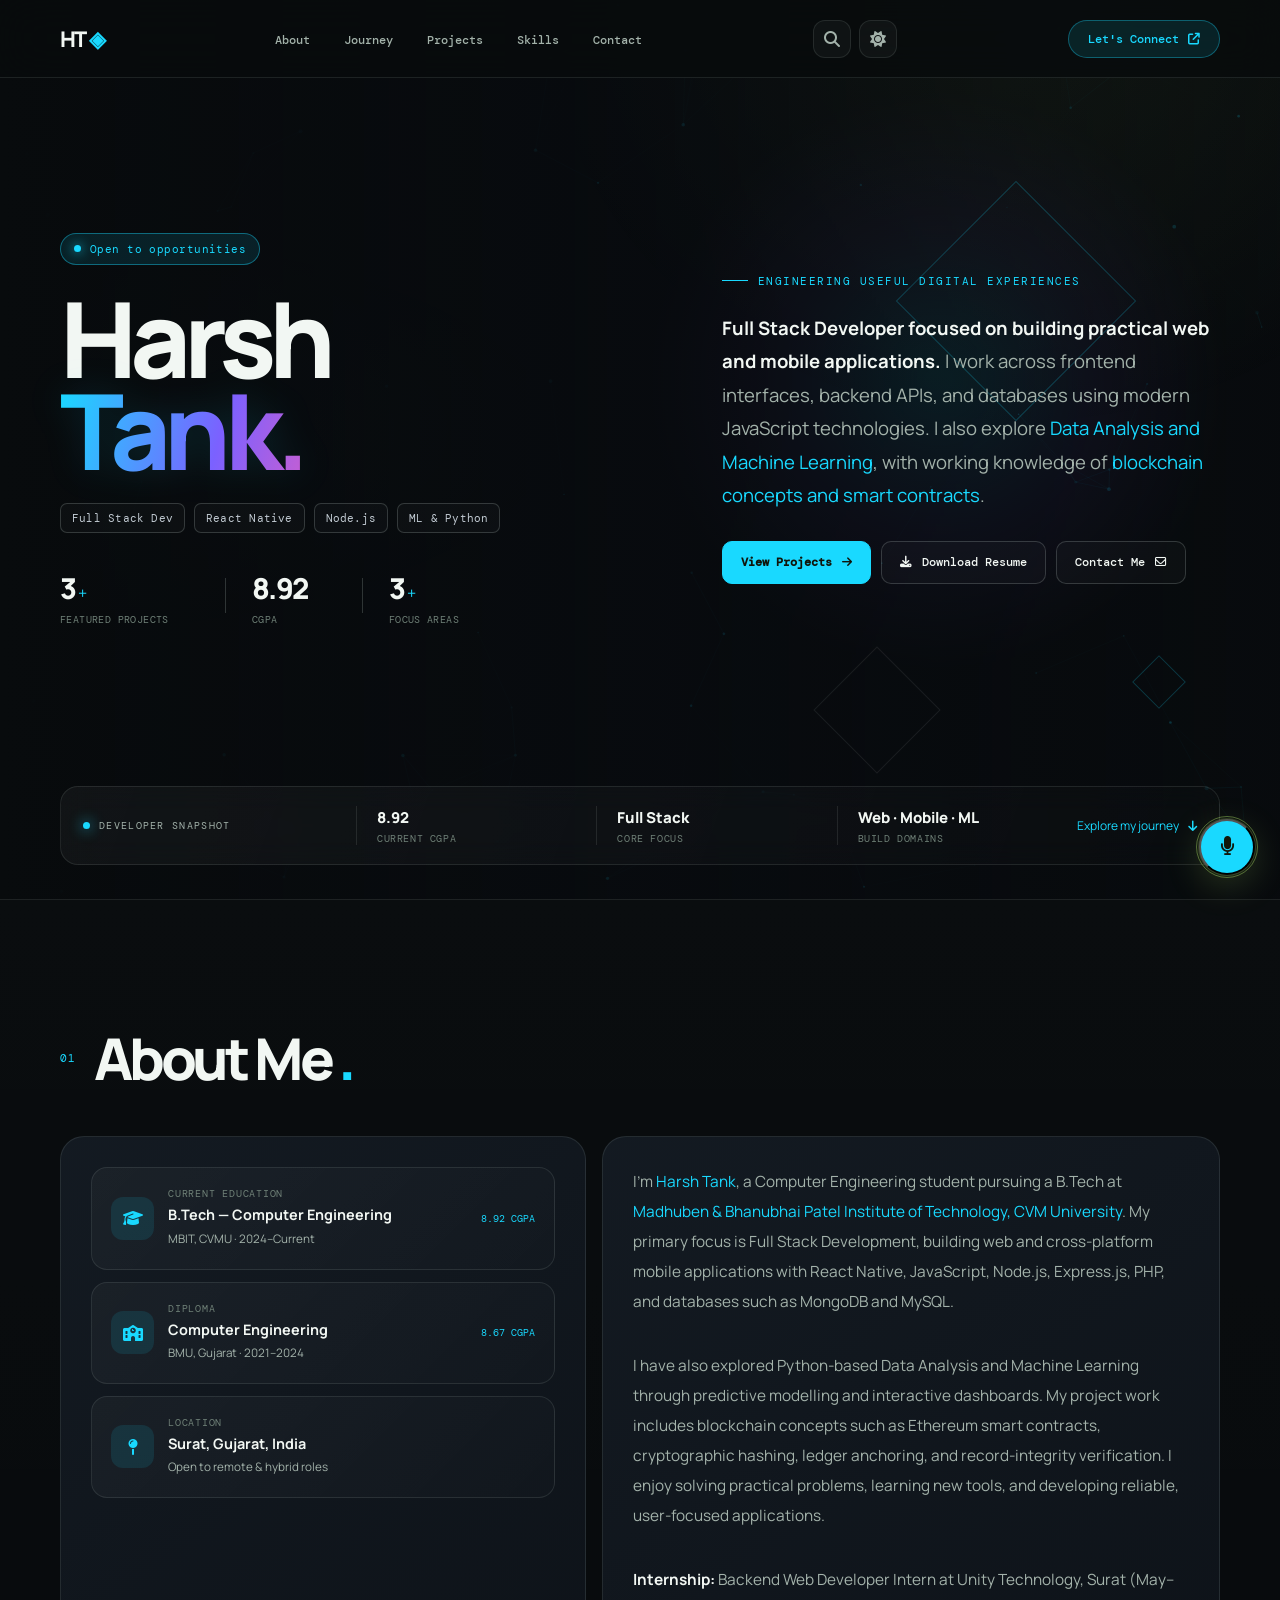
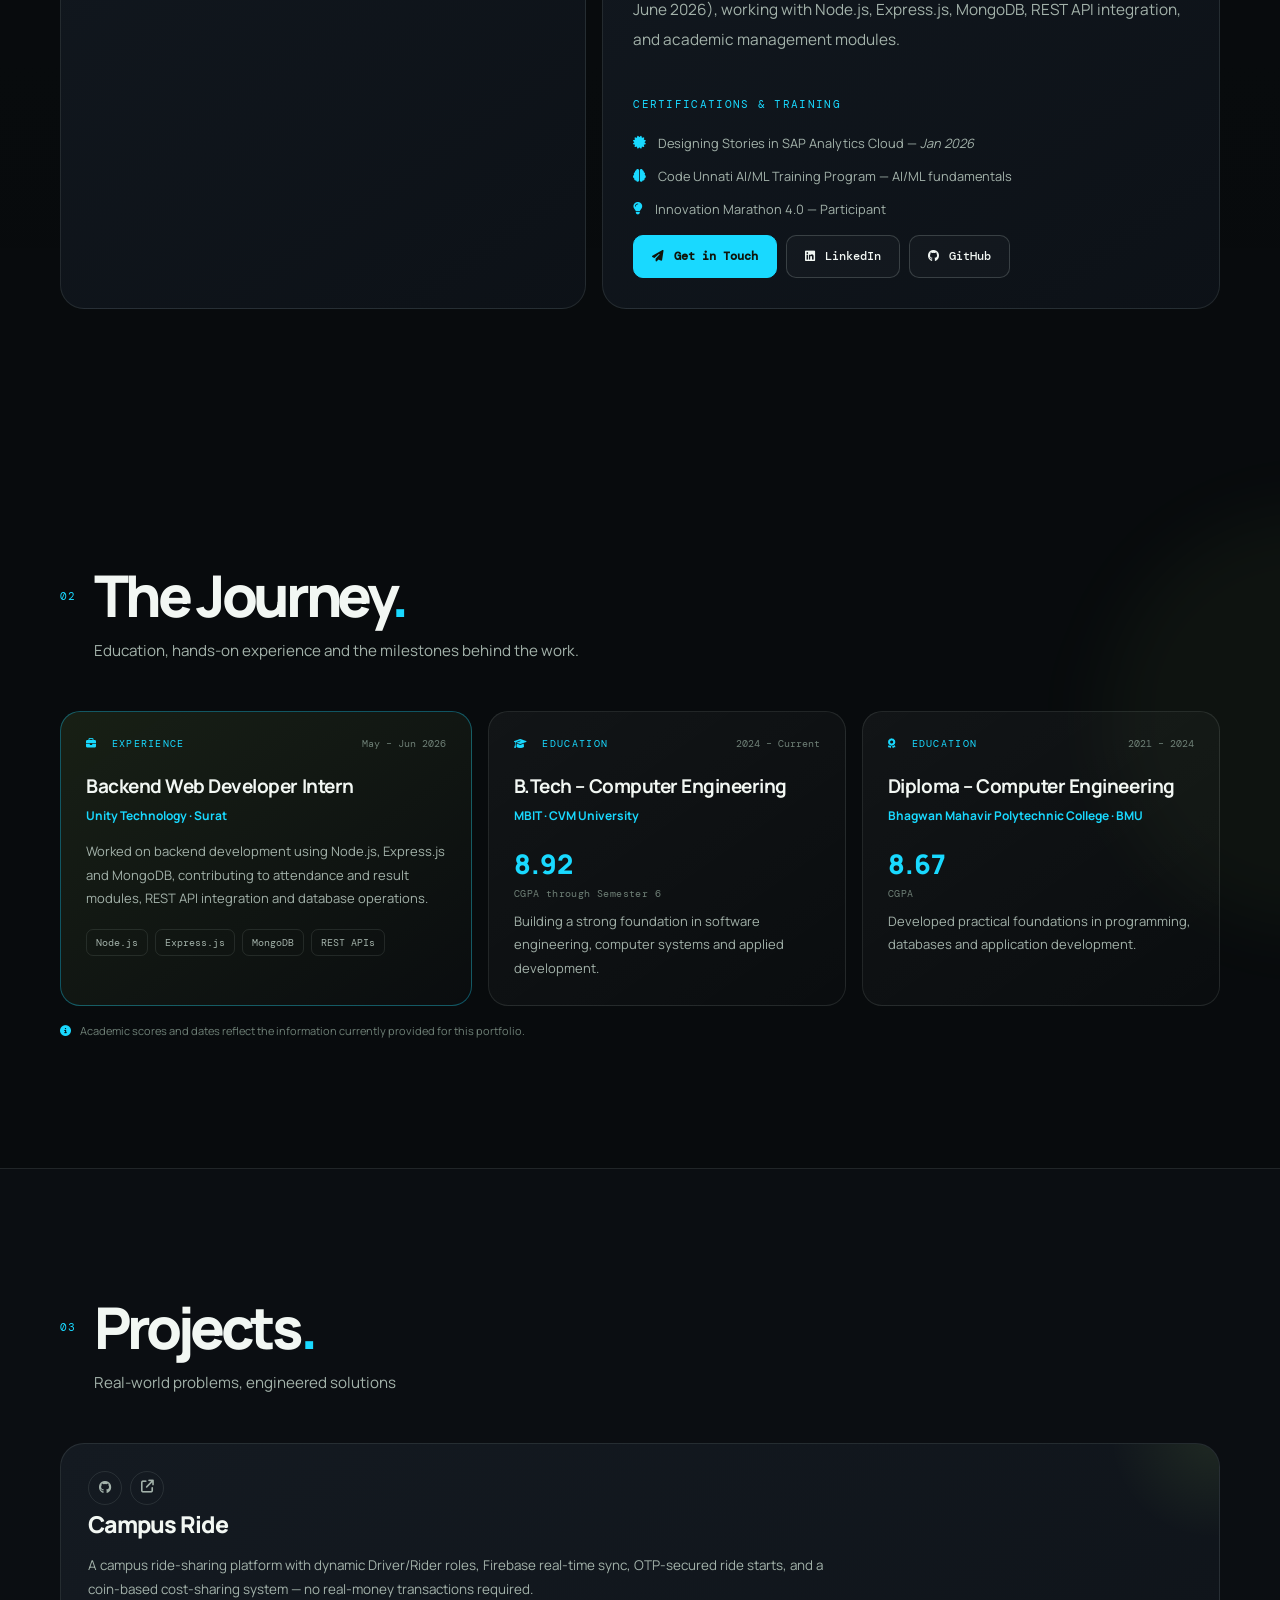
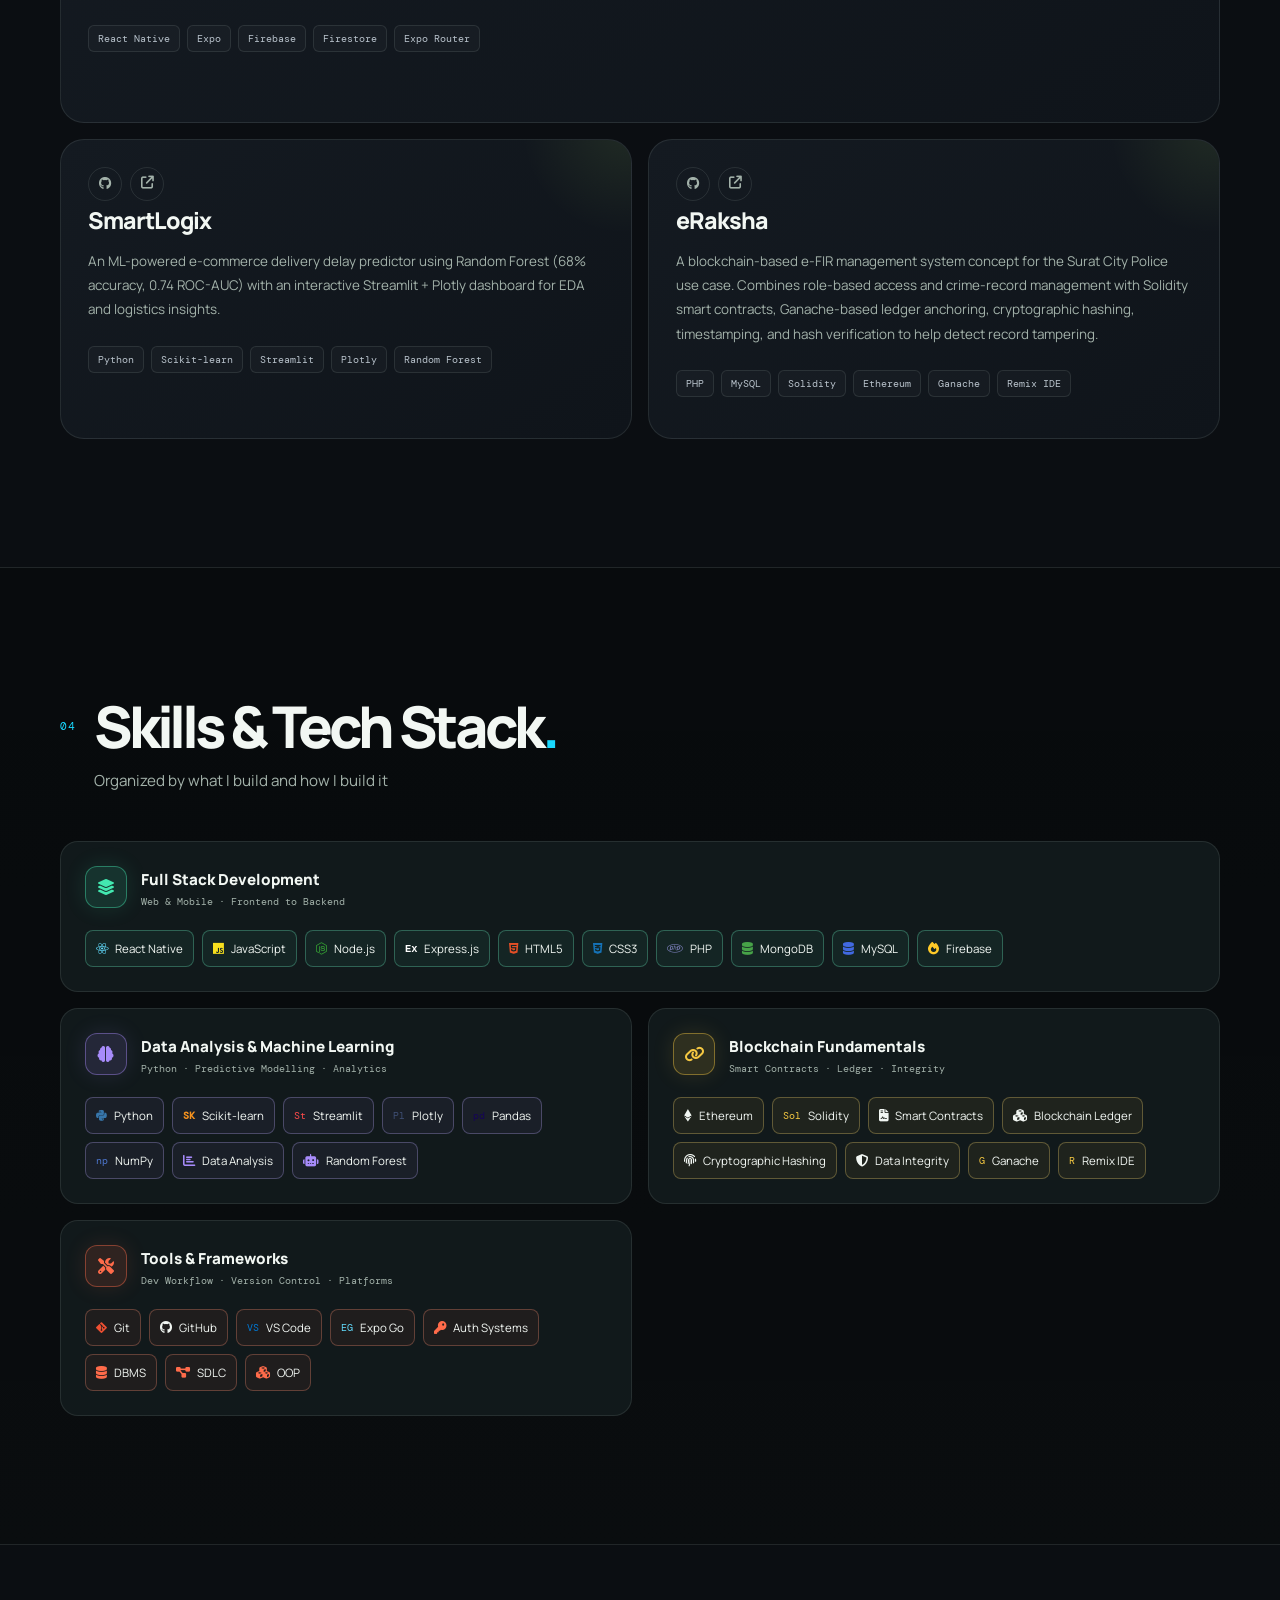
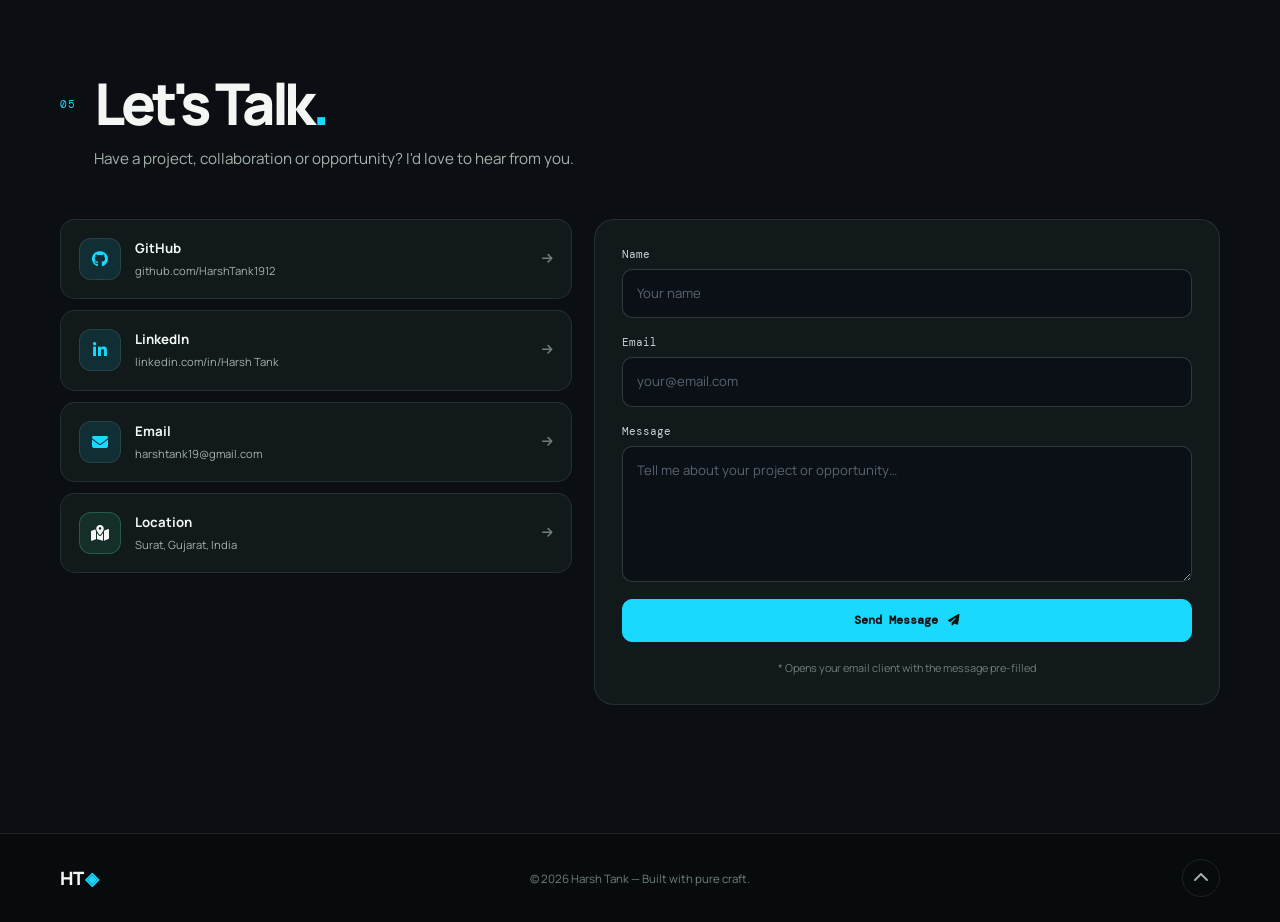
<file: index.html>
<!DOCTYPE html>
<html lang="en">

<head>
  <meta charset="UTF-8" />
  <meta name="viewport" content="width=device-width, initial-scale=1.0" />
  <meta name="description"
    content="Harsh Tank — Full Stack Developer | React Native, Node.js, Python, Data Analysis & Blockchain | B.Tech Computer Engineering" />
  <title>Harsh Tank | Full Stack Developer</title>

  <link rel="preconnect" href="https://fonts.googleapis.com" />
  <link rel="preconnect" href="https://fonts.gstatic.com" crossorigin />
  <link
    href="https://fonts.googleapis.com/css2?family=Bebas+Neue&family=Instrument+Serif:ital@0;1&family=DM+Mono:wght@400;500&family=DM+Sans:ital,opsz,wght@0,9..40,300;0,9..40,400;0,9..40,500;1,9..40,300&display=swap"
    rel="stylesheet" />
  <link rel="stylesheet" href="https://cdnjs.cloudflare.com/ajax/libs/font-awesome/6.5.1/css/all.min.css" />
  <link rel="stylesheet" href="style.css?v=8" />
  <link rel="icon"
    href="data:image/svg+xml,<svg xmlns='http://www.w3.org/2000/svg' viewBox='0 0 100 100'><text y='.9em' font-size='90'>◈</text></svg>" />
</head>

<body>

  <!-- Custom cursor elements (hidden) -->
  <div class="cursor-dot" id="cursorDot"></div>
  <div class="cursor-ring" id="cursorRing"></div>

  <!-- ═══════ NAVIGATION ═══════ -->
  <nav class="navbar" id="navbar">
    <div class="nav-inner">
      <a href="#home" class="nav-logo">HT<span class="logo-dot">◈</span></a>
      <ul class="nav-links" id="navLinks">
        <li><a href="#about" class="nav-link" data-section="about">About</a></li>
        <li><a href="#journey" class="nav-link" data-section="journey">Journey</a></li>
        <li><a href="#projects" class="nav-link" data-section="projects">Projects</a></li>
        <li><a href="#stack" class="nav-link" data-section="stack">Skills</a></li>
        <li><a href="#contact" class="nav-link" data-section="contact">Contact</a></li>
      </ul>

      <div class="nav-tools">
        <button class="nav-icon-btn" id="globalSearchOpen" type="button" aria-label="Search portfolio" title="Search (/)"><i class="fa-solid fa-magnifying-glass"></i></button>
        <button class="nav-icon-btn" id="themeToggle" type="button" aria-label="Toggle color theme" title="Toggle theme"><i class="fa-solid fa-sun"></i></button>
      </div>
      <a href="#contact" class="nav-cta">Let's Connect <i class="fa-solid fa-arrow-up-right-from-square"></i></a>
      <button class="hamburger" id="hamburger" aria-label="Toggle menu">
        <span></span><span></span><span></span>
      </button>
    </div>
  </nav>

  <!-- Mobile menu drawer -->
  <div class="mobile-menu" id="mobileMenu">
    <ul>
      <li><a href="#about" class="mobile-link">About</a></li>
      <li><a href="#journey" class="mobile-link">Journey</a></li>
      <li><a href="#projects" class="mobile-link">Projects</a></li>
      <li><a href="#stack" class="mobile-link">Skills</a></li>
      <li><a href="#contact" class="mobile-link">Contact</a></li>
    </ul>
  </div>

  <!-- ═══════════════════════════════════════════════
       HERO — Two Column Layout
  ═══════════════════════════════════════════════ -->
  <section id="home" class="hero">
    <div class="hero-bg">
      <canvas id="heroCanvas"></canvas>
      <div class="hero-gradient"></div>
    </div>
    <div class="geo geo-1"></div>
    <div class="geo geo-2"></div>
    <div class="geo geo-3"></div>

    <div class="hero-content">

      <!-- ── LEFT: Name + Role pills + Stats ── -->
      <div class="hero-left reveal-left" style="--delay:0.1s">

        <!-- Status badge -->
        <div class="status-badge" style="width:fit-content">
          <span class="status-dot"></span>
          Open to opportunities
        </div>

        <!-- Name with vibrant animated gradient on surname -->
        <h1 class="hero-name">
          <span class="name-static">Harsh</span>
          <span class="name-vibrant">Tank.</span>
        </h1>

        <!-- Role pills — vibrant multi-color -->
        <div class="hero-role-pills">
          <span class="role-pill" style="animation-delay:0.3s">Full Stack Dev</span>
          <span class="role-pill" style="animation-delay:0.45s">React Native</span>
          <span class="role-pill" style="animation-delay:0.6s">Node.js</span>
          <span class="role-pill" style="animation-delay:0.75s">ML &amp; Python</span>
        </div>

        <!-- Stats -->
        <div class="hero-stats">
          <div class="stat">
            <span class="stat-num" data-target="3">0</span><span class="stat-plus">+</span>
            <span class="stat-label">Featured Projects</span>
          </div>
          <div class="stat-divider"></div>
          <div class="stat">
            <span class="stat-num" style="font-size:1.8rem;">8.92</span>
            <span class="stat-label">CGPA</span>
          </div>
          <div class="stat-divider"></div>
          <div class="stat">
            <span class="stat-num" data-target="3">0</span><span class="stat-plus">+</span>
            <span class="stat-label">Focus Areas</span>
          </div>
        </div>
      </div>

      <!-- ── RIGHT: Tagline + Highlights + CTAs ── -->
      <div class="hero-right reveal-right" style="--delay:0.25s">

        <div class="hero-kicker"><span class="kicker-line"></span> ENGINEERING USEFUL DIGITAL EXPERIENCES </div>
        <p class="hero-tagline">
          <strong>Full Stack Developer focused on building practical web and mobile applications.</strong>
          I work across frontend interfaces, backend APIs, and databases using modern JavaScript technologies.
          I also explore <em>Data Analysis and Machine Learning</em>, with working knowledge of
          <em>blockchain concepts and smart contracts</em>.
        </p>

        <!--<div class="hero-highlights">
          <div class="hero-highlight-item">
            <i class="fa-solid fa-mobile-screen-button"></i>
            <span>Campus Ride — Real-time ride-sharing with OTP &amp; coin rewards</span>
          </div>
          <div class="hero-highlight-item">
            <i class="fa-solid fa-chart-line"></i>
            <span>SmartLogix — ML delivery predictor, 68% accuracy, 0.74 ROC-AUC</span>
          </div>
          <div class="hero-highlight-item">
            <i class="fa-solid fa-shield-halved"></i>
            <span>SecureCity — Role-based crime management system (PHP + MySQL)</span>
          </div>
        </div>
      -->
        <div class="hero-ctas">
          <a href="#projects" class="btn btn-primary">
            View Projects <i class="fa-solid fa-arrow-right"></i>
          </a>
          <a href="./resume.pdf" target="_blank" rel="noopener" class="btn btn-ghost">
            <i class="fa-solid fa-download"></i> Download Resume
          </a>
          <a href="mailto:harshtank19@gmail.com" class="btn btn-ghost">
            Contact Me <i class="fa-regular fa-envelope"></i>
          </a>
        </div>
      </div>
    </div>
    <div class="hero-signal container reveal-up" aria-label="Portfolio highlights">
      <div class="signal-label"><span class="signal-live"></span> DEVELOPER SNAPSHOT</div>
      <div class="signal-item"><span class="signal-value">8.92</span><span class="signal-caption">Current CGPA</span></div>
      <div class="signal-item"><span class="signal-value">Full Stack</span><span class="signal-caption">Core focus</span></div>
      <div class="signal-item"><span class="signal-value">Web · Mobile · ML</span><span class="signal-caption">Build domains</span></div>
      <a class="signal-link" href="#journey">Explore my journey <i class="fa-solid fa-arrow-down"></i></a>
    </div>
  </section>

  <!-- ═══════════════════════════════════════════════
       ABOUT SECTION
  ═══════════════════════════════════════════════ -->
  <section id="about" class="section about-section">
    <div class="container">
      <div class="section-header">
        <span class="section-num">01</span>
        <h2 class="section-title">About Me <span class="accent-dot">.</span></h2>
      </div>

      <div class="about-grid">

        <!-- Left: Photo + cards -->
        <div class="about-visual reveal-left">
          <div class="about-card-wrap">
            <!-- Info cards -->
            <div class="about-info-cards">
              <div class="info-card">
                <div class="info-card-icon"><i class="fa-solid fa-graduation-cap"></i></div>
                <div class="info-card-body">
                  <div class="info-card-label">Current Education</div>
                  <div class="info-card-title">B.Tech — Computer Engineering</div>
                  <div class="info-card-sub">MBIT, CVMU · 2024–Current
                  </div>
                </div>
                <span class="info-card-badge">8.92 CGPA</span>
              </div>
              <div class="info-card">
                <div class="info-card-icon"><i class="fa-solid fa-school"></i></div>
                <div class="info-card-body">
                  <div class="info-card-label">Diploma</div>
                  <div class="info-card-title">Computer Engineering</div>
                  <div class="info-card-sub">BMU, Gujarat · 2021–2024</div>
                </div>
                <span class="info-card-badge">8.67 CGPA</span>
              </div>
              <div class="info-card">
                <div class="info-card-icon"><i class="fa-solid fa-map-pin"></i></div>
                <div class="info-card-body">
                  <div class="info-card-label">Location</div>
                  <div class="info-card-title">Surat, Gujarat, India</div>
                  <div class="info-card-sub">Open to remote &amp; hybrid roles</div>
                </div>
              </div>
            </div>

          </div>
        </div>

        <!-- Right: Text -->
        <div class="about-text reveal-right">
          <p class="about-body">
            I'm <em style="color:var(--mint)">Harsh Tank</em>, a Computer Engineering student pursuing a B.Tech
            at <em style="color:#a78bfa">Madhuben &amp; Bhanubhai Patel Institute of Technology, CVM University</em>.
            My primary focus is Full Stack Development, building web and cross-platform mobile applications with
            React Native, JavaScript, Node.js, Express.js, PHP, and databases such as MongoDB and MySQL.
          </p>

          <p class="about-body">
            I have also explored Python-based Data Analysis and Machine Learning through predictive modelling and
            interactive dashboards. My project work includes blockchain concepts such as Ethereum smart contracts,
            cryptographic hashing, ledger anchoring, and record-integrity verification. I enjoy solving practical
            problems, learning new tools, and developing reliable, user-focused applications.
          </p>
          <p class="about-body">
            <strong>Internship:</strong> Backend Web Developer Intern at Unity Technology, Surat
            <span style="color:var(--text-secondary)">(May–June 2026)</span>, working with Node.js, Express.js,
            MongoDB, REST API integration, and academic management modules.
          </p>

          <!-- Certifications em style="color:#ff6b4a" color:#a78bfa  <em style="color:var(--mint)"-->

          <div style="margin-top:1.25rem">
            <span class="section-num" style="font-size:0.68rem;letter-spacing:0.12em">CERTIFICATIONS &amp;
              TRAINING</span>
            <div class="cert-list">
              <div class="cert-item">
                <i class="fa-solid fa-certificate"></i>
                <a href="https://badger.learning.sap.com/verify/ximuf-byfyb-nebyb-hetok-pigaf" target="_blank" rel="noopener noreferrer">
                  <span>Designing Stories
                    in SAP Analytics Cloud — <em style="color:var(--mint)">Jan 2026</em></span></a>
              </div>
              <div class="cert-item">
                <i class="fa-solid fa-brain"></i>
                <a href="https://drive.google.com/file/d/1luwwTlk4OHkAqPDyDczmGXvPCdC9UF5g/view?usp=drive_link" target="_blank" rel="noopener">
                  <span>Code Unnati AI/ML Training Program — AI/ML fundamentals</span>
                </a>
              </div>
              <div class="cert-item">
                <i class="fa-solid fa-lightbulb"></i>
                <a href="https://drive.google.com/file/d/1_Pz1su35SJBv8Qa9agM10M7_hB2PN5qQ/view?usp=drive_link" target="_blank" rel="noopener">
                  <span>Innovation Marathon 4.0 — Participant</span>
                </a>
              </div>
            </div>
          </div>

          <div class="about-actions">
            <a href="mailto:harshtank19@gmail.com" class="btn btn-primary btn-sm">
              <i class="fa-solid fa-paper-plane"></i> Get in Touch
            </a>
            <a href="https://www.linkedin.com/in/harsh-tank-663219354/" target="_blank" rel="noopener" class="btn btn-ghost btn-sm">
              <i class="fa-brands fa-linkedin"></i> LinkedIn
            </a>
            <a href="https://github.com/HarshTank1912" target="_blank" rel="noopener" class="btn btn-ghost btn-sm">
              <i class="fa-brands fa-github"></i> GitHub
            </a>
          </div>
        </div>
      </div>
    </div>
  </section>

  <!-- ═══════════════════════════════════════════════
       PROJECTS
  ═══════════════════════════════════════════════ -->
  
  <section id="journey" class="section journey-section">
    <div class="container">
      <div class="section-header">
        <span class="section-num">02</span>
        <h2 class="section-title">The Journey<span class="accent-dot">.</span></h2>
        <p class="section-subtitle">Education, hands-on experience and the milestones behind the work.</p>
      </div>
      <div class="journey-grid">
        <article class="journey-card journey-feature reveal-up">
          <div class="journey-card-top"><span class="journey-type"><i class="fa-solid fa-briefcase"></i> EXPERIENCE</span><span class="journey-period">May – Jun 2026</span></div>
          <h3>Backend Web Developer Intern</h3><p class="journey-org">Unity Technology · Surat</p>
          <p>Worked on backend development using Node.js, Express.js and MongoDB, contributing to attendance and result modules, REST API integration and database operations.</p>
          <div class="journey-tags"><span>Node.js</span><span>Express.js</span><span>MongoDB</span><span>REST APIs</span></div>
        </article>
        <article class="journey-card reveal-up">
          <div class="journey-card-top"><span class="journey-type"><i class="fa-solid fa-graduation-cap"></i> EDUCATION</span><span class="journey-period">2024 – Current</span></div>
          <h3>B.Tech – Computer Engineering</h3><p class="journey-org">MBIT · CVM University</p>
          <div class="journey-metric">8.92 <small>CGPA through Semester 6</small></div>
          <p>Building a strong foundation in software engineering, computer systems and applied development.</p>
        </article>
        <article class="journey-card reveal-up">
          <div class="journey-card-top"><span class="journey-type"><i class="fa-solid fa-award"></i> EDUCATION</span><span class="journey-period">2021 – 2024</span></div>
          <h3>Diploma – Computer Engineering</h3><p class="journey-org">Bhagwan Mahavir Polytechnic College · BMU</p>
          <div class="journey-metric">8.67 <small>CGPA</small></div>
          <p>Developed practical foundations in programming, databases and application development.</p>
        </article>
      </div>
      <div class="journey-note"><i class="fa-solid fa-circle-info"></i> Academic scores and dates reflect the information currently provided for this portfolio.</div>
    </div>
  </section>

  <section id="projects" class="section projects-section">
    <div class="container">
      <div class="section-header">
        <span class="section-num">03</span>
        <h2 class="section-title">Projects<span class="accent-dot">.</span></h2>
        <p class="section-subtitle">Real-world problems, engineered solutions</p>
      </div>

      <div class="projects-grid">

        <!-- Campus Ride -->
        <article class="project-card reveal-up" style="--card-color:#43e8b0">
          <div class="card-top-bar"></div>
          <div class="card-body">
            <div class="project-meta">
              
              <div class="project-links">
                <a href="https://github.com/HarshTank1912/Campus-ride" target="_blank" rel="noopener"
                  aria-label="GitHub" class="icon-link"><i class="fa-brands fa-github"></i></a>
                <a href="https://github.com/HarshTank1912/Campus-ride" target="_blank" rel="noopener"
                  aria-label="Live Demo" class="icon-link live-link"><i
                    class="fa-solid fa-arrow-up-right-from-square"></i></a>
              </div>
            </div>
            <h3 class="project-title">Campus Ride</h3>
            <p class="project-desc">A campus ride-sharing platform with dynamic Driver/Rider roles, Firebase real-time
              sync, OTP-secured ride starts, and a coin-based cost-sharing system — no real-money transactions required.
            </p>
            <div class="project-tags">
              <span class="tag">React Native</span>
              <span class="tag">Expo</span>
              <span class="tag">Firebase</span>
              <span class="tag">Firestore</span>
              <span class="tag">Expo Router</span>
            </div>
          </div>
          <div class="card-hover-glow"></div>
        </article>

        <!-- SmartLogix -->
        <article class="project-card reveal-up" style="--card-color:#a78bfa;--delay:0.1s">
          <div class="card-top-bar"></div>
          <div class="card-body">
            <div class="project-meta">
            
              <div class="project-links">
                <a href="https://github.com/HarshTank1912/ShipSense-E-Commerce-Delivery-Prediction" target="_blank"
                  rel="noopener" aria-label="GitHub" class="icon-link"><i class="fa-brands fa-github"></i></a>
                <a href="https://shipsense-e-commerce-delivery-prediction-harshtank1912.streamlit.app/" target="_blank"
                  rel="noopener" aria-label="Live Demo" class="icon-link live-link"><i
                    class="fa-solid fa-arrow-up-right-from-square"></i></a>
              </div>
            </div>
            <h3 class="project-title">SmartLogix</h3>
            <p class="project-desc">An ML-powered e-commerce delivery delay predictor using Random Forest (68% accuracy,
              0.74 ROC-AUC) with an interactive Streamlit + Plotly dashboard for EDA and logistics insights.</p>
            <div class="project-tags">
              <span class="tag">Python</span>
              <span class="tag">Scikit-learn</span>
              <span class="tag">Streamlit</span>
              <span class="tag">Plotly</span>
              <span class="tag">Random Forest</span>
            </div>
          </div>
          <div class="card-hover-glow"></div>
        </article>

        <!-- SecureCity -->
        <article class="project-card reveal-up" style="--card-color:#ff6b4a;--delay:0.2s">
          <div class="card-top-bar"></div>
          <div class="card-body">
            <div class="project-meta">
              
              <div class="project-links">
                <a href="https://github.com/HarshTank1912" target="_blank" rel="noopener" aria-label="GitHub"
                  class="icon-link"><i class="fa-brands fa-github"></i></a>
                <a href="https://github.com/HarshTank1912" target="_blank" rel="noopener" aria-label="GitHub Profile" class="icon-link live-link"><i
                    class="fa-solid fa-arrow-up-right-from-square"></i></a>
              </div>
            </div>
            <h3 class="project-title">eRaksha</h3>
            <p class="project-desc">A blockchain-based e-FIR management system concept for the Surat City Police use case.
              Combines role-based access and crime-record management with Solidity smart contracts, Ganache-based
              ledger anchoring, cryptographic hashing, timestamping, and hash verification to help detect record tampering.</p>
            <div class="project-tags">
              <span class="tag">PHP</span>
              <span class="tag">MySQL</span>
              <span class="tag">Solidity</span>
              <span class="tag">Ethereum</span>
              <span class="tag">Ganache</span>
              <span class="tag">Remix IDE</span>
            </div>
          </div>
          <div class="card-hover-glow"></div>
        </article>

      </div>
    </div>
  </section>

  <!-- ═══════════════════════════════════════════════
       TECH STACK — Grouped Category Cards
  ═══════════════════════════════════════════════ -->
  <section id="stack" class="section stack-section">
    <div class="container">
      <div class="section-header">
        <span class="section-num">04</span>
        <h2 class="section-title">Skills & Tech Stack<span class="accent-dot">.</span></h2>
        <p class="section-subtitle">Organized by what I build and how I build it</p>
      </div>

      <div class="stack-categories">

        <!-- Full Stack -->
        <div class="stack-category reveal-up" style="--cat-color:#43e8b0">
          <div class="stack-cat-header">
            <div class="stack-cat-icon" style="--cat-color:#43e8b0"><i class="fa-solid fa-layer-group"></i></div>
            <div>
              <div class="stack-cat-title">Full Stack Development</div>
              <div class="stack-cat-desc">Web &amp; Mobile · Frontend to Backend</div>
            </div>
          </div>
          <div class="stack-tech-grid" style="--cat-color:#43e8b0">
            <span class="tech-badge"><i class="fa-brands fa-react" style="color:#61DAFB"></i> React Native</span>
            <span class="tech-badge"><i class="fa-brands fa-js" style="color:#F7DF1E"></i> JavaScript</span>
            <span class="tech-badge"><i class="fa-brands fa-node-js" style="color:#339933"></i> Node.js</span>
            <span class="tech-badge"><span class="badge-icon"
                style="color:#fff;font-family:monospace;font-weight:700">Ex</span> Express.js</span>
            <span class="tech-badge"><i class="fa-brands fa-html5" style="color:#E34F26"></i> HTML5</span>
            <span class="tech-badge"><i class="fa-brands fa-css3-alt" style="color:#1572B6"></i> CSS3</span>
            <span class="tech-badge"><i class="fa-brands fa-php" style="color:#777BB4"></i> PHP</span>
            <span class="tech-badge"><i class="fa-solid fa-database" style="color:#47A248"></i> MongoDB</span>
            <span class="tech-badge"><i class="fa-solid fa-database" style="color:#4169E1"></i> MySQL</span>
            <span class="tech-badge"><i class="fa-solid fa-fire" style="color:#FFCA28"></i> Firebase</span>
          </div>
        </div>

        <!-- AI · ML -->
        <div class="stack-category reveal-up" style="--cat-color:#a78bfa;--delay:0.1s">
          <div class="stack-cat-header">
            <div class="stack-cat-icon" style="--cat-color:#a78bfa"><i class="fa-solid fa-brain"></i></div>
            <div>
              <div class="stack-cat-title">Data Analysis &amp; Machine Learning</div>
              <div class="stack-cat-desc">Python · Predictive Modelling · Analytics</div>
            </div>
          </div>
          <div class="stack-tech-grid" style="--cat-color:#a78bfa">
            <span class="tech-badge" style="--cat-color:#a78bfa"><i class="fa-brands fa-python"
                style="color:#3776AB"></i> Python</span>
            <span class="tech-badge" style="--cat-color:#a78bfa"><span class="badge-icon"
                style="color:#F7931E;font-weight:700">SK</span> Scikit-learn</span>
            <span class="tech-badge" style="--cat-color:#a78bfa"><span class="badge-icon"
                style="color:#FF4B4B">St</span> Streamlit</span>
            <span class="tech-badge" style="--cat-color:#a78bfa"><span class="badge-icon"
                style="color:#3F4F75">Pl</span> Plotly</span>
            <span class="tech-badge" style="--cat-color:#a78bfa"><span class="badge-icon"
                style="color:#150458">pd</span> Pandas</span>
            <span class="tech-badge" style="--cat-color:#a78bfa"><span class="badge-icon"
                style="color:#4D77CF">np</span> NumPy</span>
            <span class="tech-badge" style="--cat-color:#a78bfa"><i class="fa-solid fa-chart-bar"
                style="color:#a78bfa"></i> Data Analysis</span>
            <span class="tech-badge" style="--cat-color:#a78bfa"><i class="fa-solid fa-robot" style="color:#a78bfa"></i>
              Random Forest</span>
          </div>
        </div>

        <!-- Blockchain -->
        <div class="stack-category reveal-up" style="--cat-color:#f5c842;--delay:0.15s">
          <div class="stack-cat-header">
            <div class="stack-cat-icon" style="--cat-color:#f5c842"><i class="fa-solid fa-link"></i></div>
            <div>
              <div class="stack-cat-title">Blockchain Fundamentals</div>
              <div class="stack-cat-desc">Smart Contracts · Ledger · Integrity</div>
            </div>
          </div>
          <div class="stack-tech-grid" style="--cat-color:#f5c842">
            <span class="tech-badge" style="--cat-color:#f5c842"><i class="fa-brands fa-ethereum"></i> Ethereum</span>
            <span class="tech-badge" style="--cat-color:#f5c842"><span class="badge-icon">Sol</span> Solidity</span>
            <span class="tech-badge" style="--cat-color:#f5c842"><i class="fa-solid fa-file-contract"></i> Smart Contracts</span>
            <span class="tech-badge" style="--cat-color:#f5c842"><i class="fa-solid fa-cubes"></i> Blockchain Ledger</span>
            <span class="tech-badge" style="--cat-color:#f5c842"><i class="fa-solid fa-fingerprint"></i> Cryptographic Hashing</span>
            <span class="tech-badge" style="--cat-color:#f5c842"><i class="fa-solid fa-shield-halved"></i> Data Integrity</span>
            <span class="tech-badge" style="--cat-color:#f5c842"><span class="badge-icon">G</span> Ganache</span>
            <span class="tech-badge" style="--cat-color:#f5c842"><span class="badge-icon">R</span> Remix IDE</span>
          </div>
        </div>

        <!-- Tools & Frameworks -->
        <div class="stack-category reveal-up" style="--cat-color:#ff6b4a;--delay:0.2s">
          <div class="stack-cat-header">
            <div class="stack-cat-icon" style="--cat-color:#ff6b4a"><i class="fa-solid fa-screwdriver-wrench"></i></div>
            <div>
              <div class="stack-cat-title">Tools &amp; Frameworks</div>
              <div class="stack-cat-desc">Dev Workflow · Version Control · Platforms</div>
            </div>
          </div>
          <div class="stack-tech-grid" style="--cat-color:#ff6b4a">
            <span class="tech-badge" style="--cat-color:#ff6b4a"><i class="fa-brands fa-git-alt"
                style="color:#F05032"></i> Git</span>
            <span class="tech-badge" style="--cat-color:#ff6b4a"><i class="fa-brands fa-github"></i> GitHub</span>
            <span class="tech-badge" style="--cat-color:#ff6b4a"><span class="badge-icon"
                style="color:#0078D4">VS</span> VS Code</span>
            <span class="tech-badge" style="--cat-color:#ff6b4a"><span class="badge-icon"
                style="color:#61DAFB">EG</span> Expo Go</span>
            <span class="tech-badge" style="--cat-color:#ff6b4a"><i class="fa-solid fa-key" style="color:#ff6b4a"></i>
              Auth Systems</span>
            <span class="tech-badge" style="--cat-color:#ff6b4a"><i class="fa-solid fa-database"
                style="color:#ff6b4a"></i> DBMS</span>
            <span class="tech-badge" style="--cat-color:#ff6b4a"><i class="fa-solid fa-diagram-project"
                style="color:#ff6b4a"></i> SDLC</span>
            <span class="tech-badge" style="--cat-color:#ff6b4a"><i class="fa-solid fa-cubes" style="color:#ff6b4a"></i>
              OOP</span>
          </div>
        </div>

      </div>
    </div>
  </section>

  <!-- ═══════════════════════════════════════════════
       CONTACT
  ═══════════════════════════════════════════════ -->
  <section id="contact" class="section contact-section">
    <div class="container">
      <div class="section-header">
        <span class="section-num">05</span>
        <h2 class="section-title">Let's Talk<span class="accent-dot">.</span></h2>
        <p class="section-subtitle">Have a project, collaboration or opportunity? I'd love to hear from you.</p>
      </div>

      <div class="contact-grid">
        <div class="contact-info reveal-left">
          <a href="https://github.com/HarshTank1912" target="_blank" rel="noopener" class="contact-card">
            <div class="contact-card-icon"><i class="fa-brands fa-github"></i></div>
            <div class="contact-card-text">
              <strong>GitHub</strong>
              <span>github.com/HarshTank1912</span>
            </div>
            <i class="fa-solid fa-arrow-right contact-arrow"></i>
          </a>

          <a href="https://www.linkedin.com/in/harsh-tank-663219354/" target="_blank" rel="noopener"
            class="contact-card">
            <div class="contact-card-icon linkedin-icon"><i class="fa-brands fa-linkedin-in"></i></div>
            <div class="contact-card-text">
              <strong>LinkedIn</strong>
              <span>linkedin.com/in/Harsh Tank</span>
            </div>
            <i class="fa-solid fa-arrow-right contact-arrow"></i>
          </a>

          <a href="mailto:harshtank19@gmail.com" class="contact-card">
            <div class="contact-card-icon email-icon"><i class="fa-solid fa-envelope"></i></div>
            <div class="contact-card-text">
              <strong>Email</strong>
              <span>harshtank19@gmail.com</span>
            </div>
            <i class="fa-solid fa-arrow-right contact-arrow"></i>
          </a>

          <a href="https://maps.google.com/?q=Surat,Gujarat,India" target="_blank" rel="noopener" class="contact-card">
            <div class="contact-card-icon"
              style="background:rgba(67,232,176,0.1);border-color:rgba(67,232,176,0.25);color:var(--mint)">
              <i class="fa-solid fa-map-location-dot"></i>
            </div>
            <div class="contact-card-text">
              <strong>Location</strong>
              <span>Surat, Gujarat, India</span>
            </div>
            <i class="fa-solid fa-arrow-right contact-arrow"></i>
          </a>
        </div>

        <div class="contact-form-wrap reveal-right">
          <form class="contact-form" id="contactForm" novalidate>
            <div class="form-group">
              <label for="name">Name</label>
              <input type="text" id="name" name="name" placeholder="Your name" required />
            </div>
            <div class="form-group">
              <label for="email">Email</label>
              <input type="email" id="email" name="email" placeholder="your@email.com" required />
            </div>
            <div class="form-group">
              <label for="message">Message</label>
              <textarea id="message" name="message" rows="5" placeholder="Tell me about your project or opportunity…"
                required></textarea>
            </div>
            <button type="submit" class="btn btn-primary btn-full" id="submitBtn">
              <span class="btn-text">Send Message</span>
              <i class="fa-solid fa-paper-plane"></i>
            </button>
            <p class="form-note">* Opens your email client with the message pre-filled</p>
          </form>
        </div>
      </div>
    </div>
  </section>

  <!-- ═══════ FOOTER ═══════ -->
  <footer class="footer">
    <div class="footer-inner">
      <span class="footer-logo">HT<span>◈</span></span>
      <p class="footer-copy">© <span id="footerYear"></span> Harsh Tank — Built with pure craft.</p>
      <a href="#home" class="back-top" aria-label="Back to top">
        <i class="fa-solid fa-chevron-up"></i>
      </a>
    </div>
  </footer>

  <!-- ═══════════════════════════════════════════════
       AI CHATBOT WIDGET
  ═══════════════════════════════════════════════ -->

  <div class="portfolio-search-backdrop" id="portfolioSearch" aria-hidden="true">
    <div class="portfolio-search-dialog" role="dialog" aria-modal="true" aria-label="Search portfolio">
      <div class="portfolio-search-field"><i class="fa-solid fa-magnifying-glass"></i><input id="portfolioSearchInput" type="search" placeholder="Search projects, skills, education…" autocomplete="off"><kbd>ESC</kbd></div>
      <div class="portfolio-search-hint">QUICK NAVIGATION <span>Type to filter sections</span></div>
      <div class="portfolio-search-results" id="portfolioSearchResults">
        <a href="#about" data-search="about profile introduction"><span><i class="fa-regular fa-user"></i> About</span><kbd>01</kbd></a>
        <a href="#journey" data-search="journey education experience internship"><span><i class="fa-solid fa-graduation-cap"></i> Education & Experience</span><kbd>02</kbd></a>
        <a href="#projects" data-search="projects campus ride shipsense eraksha"><span><i class="fa-solid fa-code"></i> Projects</span><kbd>03</kbd></a>
        <a href="#stack" data-search="skills technologies stack python react node"><span><i class="fa-solid fa-layer-group"></i> Skills & Tech Stack</span><kbd>04</kbd></a>
        <a href="#contact" data-search="contact email linkedin github hire"><span><i class="fa-regular fa-paper-plane"></i> Contact</span><kbd>05</kbd></a>
      </div><div class="portfolio-search-footer">Tip: press <kbd>/</kbd> to open search</div>
    </div>
  </div>

  <!-- Floating bubble trigger -->
  <button class="chat-bubble" id="chatBubble" aria-label="Open Harsh's Jarvis">
    <span class="chat-bubble-pulse"></span>
    <i class="fa-solid fa-microphone chat-bubble-icon" id="chatBubbleIcon"></i>
  </button>

  <!-- Chat panel -->
  <div class="chat-panel" id="chatPanel" role="dialog" aria-label="Harsh's Jarvis portfolio assistant" aria-hidden="true">

    <!-- Header -->
    <div class="chat-header">
      <div class="chat-header-left">
        <div class="chat-avatar">
          <i class="fa-solid fa-microphone-lines" aria-hidden="true"></i>
          <span class="chat-avatar-dot"></span>
        </div>
        <div class="chat-header-info">
          <strong>Harsh's Jarvis</strong>
          <span><span class="assistant-status-dot"></span> Portfolio intelligence · Online</span>
        </div>
      </div>
      <button class="chat-close" id="chatClose" aria-label="Close chat">
        <i class="fa-solid fa-xmark"></i>
      </button>
    </div>

    <!-- Messages container -->
    <div class="chat-messages" id="chatMessages">
      <!-- Welcome message injected by JS -->
    </div>

    <!-- Quick suggestion chips -->
    <div class="chat-suggestions" id="chatSuggestions">
      <button class="chat-chip" data-query="What projects has Harsh built?">🚀 Projects</button>
      <button class="chat-chip" data-query="What are Harsh's skills?">⚡ Skills</button>
      <button class="chat-chip" data-query="Tell me about Harsh's education">🎓 Education</button>
      <button class="chat-chip" data-query="How can I contact Harsh?">📬 Contact</button>
      <button class="chat-chip" data-query="Give me a recruiter summary of Harsh">✦ Recruiter view</button>
      <button class="chat-chip" data-query="Explain the eRaksha project in detail">🛡️ Deep dive</button>
    </div>

    <!-- Input bar -->
    <div class="chat-input-bar">
      <button class="chat-voice-btn" id="chatMic" type="button" aria-label="Start voice input" title="Voice input"><i class="fa-solid fa-microphone"></i></button>
      <input type="text" id="chatInput" class="chat-input" placeholder="Ask me anything…" autocomplete="off"
        maxlength="500" />
      <button class="chat-voice-btn" id="chatSpeak" type="button" aria-label="Toggle spoken replies" title="Toggle spoken replies" aria-pressed="false"><i class="fa-solid fa-volume-high"></i></button>
      <button class="chat-send" id="chatSend" aria-label="Send message">
        <i class="fa-solid fa-paper-plane"></i>
      </button>
    </div>
  </div>

  <!-- Backdrop (mobile) -->
  <div class="chat-overlay" id="chatOverlay"></div>
<script src="script.js"></script>
</body>

</html>
</file>
<file: style.css>
/* HARSH TANK — VERSION 2 / DARK MINIMAL PRO */
@import url('https://fonts.googleapis.com/css2?family=DM+Mono:wght@400;500&family=DM+Sans:wght@400;500;600;700&family=Manrope:wght@400;500;600;700;800&display=swap');
:root{
 --bg:#090b0e;--bg-soft:#0e1116;--panel:#11161d;--panel-2:#151c24;
 --line:rgba(226,232,240,.10);--line-strong:rgba(226,232,240,.17);
 --text:#f2f5f7;--muted:#9aa6b2;--subtle:#65717e;
 --accent:#b8f36b;--accent-soft:rgba(184,243,107,.11);--accent-line:rgba(184,243,107,.28);
 --blue:#8ab4f8;--radius:22px;--max:1160px;
 --sans:'Manrope','DM Sans',sans-serif;--mono:'DM Mono',monospace;
 --shadow:0 24px 70px rgba(0,0,0,.28);
}
*{box-sizing:border-box;margin:0;padding:0}
html{scroll-behavior:smooth;scroll-padding-top:90px}
body{background:var(--bg);color:var(--text);font-family:var(--sans);line-height:1.65;overflow-x:hidden;-webkit-font-smoothing:antialiased}
body:before{content:"";position:fixed;inset:0;pointer-events:none;z-index:-1;background:radial-gradient(ellipse at 80% 0%,rgba(184,243,107,.055),transparent 34%),radial-gradient(ellipse at 0% 45%,rgba(138,180,248,.035),transparent 30%)}
::selection{background:var(--accent);color:#10150b}
::-webkit-scrollbar{width:7px}::-webkit-scrollbar-track{background:var(--bg)}::-webkit-scrollbar-thumb{background:#3b4b31;border-radius:9px}
a{color:inherit;text-decoration:none}button,input,textarea{font:inherit}button{cursor:pointer}img{max-width:100%;display:block}
.container{width:min(var(--max),calc(100% - 48px));margin-inline:auto}
.navbar{position:fixed;z-index:1000;top:0;left:0;width:100%;height:78px;border-bottom:1px solid transparent;transition:.25s;background:rgba(9,11,14,.72);backdrop-filter:blur(18px)}
.navbar.scrolled{border-color:var(--line);background:rgba(9,11,14,.92)}
.nav-inner{width:min(var(--max),calc(100% - 48px));height:100%;margin:auto;display:flex;align-items:center;justify-content:space-between}
.nav-logo,.footer-logo{font-size:1.35rem;font-weight:800;letter-spacing:-.08em}.logo-dot,.footer-logo span{color:var(--accent);margin-left:3px}
.nav-links{display:flex;align-items:center;gap:34px;list-style:none}.nav-link{font:500 .78rem var(--mono);color:var(--muted);transition:.2s}.nav-link:hover,.nav-link.active{color:var(--accent)}
.nav-cta{border:1px solid var(--accent-line);background:var(--accent-soft);color:var(--accent);border-radius:999px;padding:10px 19px;font:500 .75rem var(--mono);transition:.2s}.nav-cta:hover{background:var(--accent);color:#10150b}
.hamburger{display:none;width:42px;height:42px;border:1px solid var(--line);border-radius:12px;align-items:center;justify-content:center;flex-direction:column;gap:5px}.hamburger span{width:17px;height:1.5px;background:var(--text);transition:.2s}
.mobile-menu{display:none}
.hero{min-height:790px;min-height:min(900px,100svh);position:relative;display:flex;align-items:center;padding:130px 0 85px;overflow:hidden;border-bottom:1px solid var(--line)}
.hero-bg{position:absolute;inset:0;pointer-events:none}.hero-bg:after{content:"";position:absolute;inset:0;background:linear-gradient(90deg,var(--bg) 0%,rgba(9,11,14,.82) 52%,rgba(9,11,14,.45) 100%)}#heroCanvas{width:100%;height:100%;opacity:.22}.hero-gradient{position:absolute;width:580px;height:580px;border-radius:50%;right:4%;top:10%;background:radial-gradient(circle,rgba(184,243,107,.10),transparent 68%);filter:blur(10px)}
.geo{position:absolute;border:1px solid var(--line);transform:rotate(45deg);pointer-events:none}.geo-1{width:170px;height:170px;right:14%;top:24%;border-color:rgba(184,243,107,.13)}.geo-2{width:90px;height:90px;right:28%;bottom:16%;border-color:rgba(226,232,240,.08)}.geo-3{width:38px;height:38px;right:8%;bottom:22%;border-color:rgba(184,243,107,.22)}
.hero-content{position:relative;z-index:1;width:min(var(--max),calc(100% - 48px));margin:auto;display:grid;grid-template-columns:1.1fr .9fr;gap:clamp(42px,8vw,110px);align-items:center}
.hero-left,.hero-right{display:flex;flex-direction:column;align-items:flex-start;gap:25px}
.status-badge{display:inline-flex;align-items:center;gap:9px;border:1px solid var(--accent-line);background:var(--accent-soft);padding:8px 13px;border-radius:999px;color:var(--accent);font: .68rem var(--mono);letter-spacing:.04em}
.status-dot{width:7px;height:7px;border-radius:50%;background:var(--accent);box-shadow:0 0 0 5px rgba(184,243,107,.1)}
.hero-name{font-size:clamp(4.7rem,9.4vw,8.4rem);font-weight:800;letter-spacing:-.095em;line-height:.88}
.name-static,.name-vibrant{display:block}.name-static{color:var(--text)}.name-vibrant{color:var(--accent)}
.hero-role-pills{display:flex;flex-wrap:wrap;gap:9px}.role-pill{border:1px solid var(--line-strong);border-radius:7px;padding:7px 11px;color:#c2cbd3;background:rgba(255,255,255,.025);font: .67rem var(--mono);letter-spacing:.02em}
.hero-stats{display:flex;align-items:center;gap:26px;margin-top:5px}.stat{display:flex;flex-wrap:wrap;align-items:baseline;column-gap:3px}.stat-num{font-size:1.8rem;font-weight:800;letter-spacing:-.06em;color:var(--text)}.stat-plus{font-size:1rem;color:var(--accent)}.stat-label{display:block;width:100%;font: .62rem var(--mono);letter-spacing:.04em;color:var(--subtle);text-transform:uppercase}.stat-divider{height:35px;width:1px;background:var(--line-strong)}
.hero-right{gap:24px;max-width:480px}.hero-kicker{display:flex;align-items:center;gap:10px;color:var(--accent);font: .67rem var(--mono);letter-spacing:.14em}.kicker-line{width:26px;height:1px;background:var(--accent)}
.hero-tagline{font-size:clamp(1.05rem,1.65vw,1.28rem);line-height:1.9;color:var(--muted);font-weight:400}.hero-tagline strong{color:var(--text);font-weight:700}.hero-tagline em{font-style:normal;color:var(--accent)}
.hero-highlights{display:grid;gap:11px}.hero-highlight-item{display:flex;align-items:center;gap:11px;color:var(--muted);font-size:.82rem}.hero-highlight-item i{color:var(--accent)}
.hero-ctas{display:flex;flex-wrap:wrap;gap:10px;margin-top:5px}
.btn{display:inline-flex;align-items:center;justify-content:center;gap:10px;border-radius:10px;padding:13px 18px;font:500 .72rem var(--mono);transition:transform .2s,background .2s,border-color .2s}.btn:hover{transform:translateY(-3px)}
.btn-primary{background:var(--accent);color:#10150b;border:1px solid var(--accent);font-weight:600}.btn-primary:hover{background:#d0ff91;box-shadow:0 10px 30px rgba(184,243,107,.14)}
.btn-ghost{border:1px solid var(--line-strong);color:var(--text);background:rgba(255,255,255,.025)}.btn-ghost:hover{border-color:var(--accent-line);color:var(--accent)}
.section{padding:clamp(82px,10vw,130px) 0;position:relative}.section-header{margin-bottom:48px;display:grid;grid-template-columns:auto 1fr;column-gap:18px;align-items:center}.section-num{font: .68rem var(--mono);color:var(--accent);letter-spacing:.1em}.section-title{font-size:clamp(2.2rem,4.5vw,3.7rem);letter-spacing:-.075em;line-height:1.05;font-weight:800}.accent-dot{color:var(--accent)}.section-subtitle{grid-column:2;color:var(--muted);font-size:.95rem;margin-top:12px;max-width:620px}
.about-section{background:linear-gradient(180deg,rgba(255,255,255,.012),transparent)}
.about-grid{display:grid;grid-template-columns:.9fr 1.1fr;gap:clamp(32px,7vw,90px);align-items:start}
.about-info-cards{display:grid;gap:12px}.info-card{display:flex;align-items:center;gap:14px;padding:19px;border:1px solid var(--line);border-radius:16px;background:linear-gradient(135deg,rgba(255,255,255,.035),rgba(255,255,255,.012));transition:.25s}.info-card:hover{border-color:var(--accent-line);transform:translateX(4px)}.info-card-icon{width:43px;height:43px;flex:0 0 43px;display:grid;place-items:center;border-radius:12px;background:var(--accent-soft);color:var(--accent)}.info-card-body{min-width:0;flex:1}.info-card-label{font: .61rem var(--mono);color:var(--subtle);text-transform:uppercase;letter-spacing:.08em}.info-card-title{font-size:.9rem;font-weight:700;margin:3px 0}.info-card-sub{font-size:.73rem;color:var(--muted)}.info-card-badge{font: .62rem var(--mono);color:var(--accent);white-space:nowrap}
.about-text{padding:4px 0}.about-body{color:var(--muted);font-size:.96rem;line-height:1.95;margin-bottom:19px}.about-body em{font-style:normal;color:var(--accent)!important}.about-body strong{color:var(--text)}
.cert-list{display:grid;gap:12px;margin-top:18px}.cert-item{display:flex;gap:12px;align-items:flex-start;color:var(--muted);font-size:.8rem}.cert-item i{color:var(--accent);margin-top:4px}.cert-item a:hover{color:var(--accent)}
.projects-section{background:#0b0e12;border-block:1px solid var(--line)}
.projects-grid{display:grid;grid-template-columns:repeat(2,minmax(0,1fr));gap:16px}
.project-card{position:relative;overflow:hidden;display:flex;flex-direction:column;min-height:320px;padding:27px;border:1px solid var(--line);border-radius:var(--radius);background:linear-gradient(145deg,#141a21,#0f141a);transition:transform .25s,border-color .25s,box-shadow .25s}
.project-card:hover{transform:translateY(-6px);border-color:var(--accent-line);box-shadow:var(--shadow)}.project-card:before{content:"";position:absolute;width:210px;height:210px;right:-100px;top:-115px;border-radius:50%;background:radial-gradient(circle,rgba(184,243,107,.09),transparent 70%);pointer-events:none}
.project-card:first-child{grid-column:span 2;min-height:280px}
.project-top{display:flex;align-items:center;justify-content:space-between;margin-bottom:26px}.project-index{font: .67rem var(--mono);color:var(--accent)}.project-links{display:flex;gap:8px}.project-links a{width:34px;height:34px;border:1px solid var(--line);border-radius:50%;display:grid;place-items:center;color:var(--muted);font-size:.8rem;transition:.2s}.project-links a:hover{color:var(--accent);border-color:var(--accent-line)}
.project-title{font-size:1.45rem;letter-spacing:-.045em;font-weight:800;margin-bottom:10px}.project-desc{font-size:.84rem;line-height:1.8;color:var(--muted);max-width:760px}.project-tags{display:flex;flex-wrap:wrap;gap:7px;margin-top:auto;padding-top:24px}.project-tags span{font: .61rem var(--mono);color:#b9c3cc;border:1px solid var(--line);background:rgba(255,255,255,.025);padding:6px 9px;border-radius:6px}
.stack-section{background:linear-gradient(180deg,transparent,rgba(255,255,255,.012))}
.stack-grid{display:grid;grid-template-columns:repeat(2,minmax(0,1fr));gap:15px}
.stack-category{padding:24px;border:1px solid var(--line);border-radius:18px;background:var(--panel);transition:.25s}.stack-category:hover{border-color:var(--line-strong);transform:translateY(-3px)}
.stack-cat-header{display:flex;align-items:center;gap:14px;margin-bottom:22px}.stack-cat-icon{width:42px;height:42px;display:grid;place-items:center;border:1px solid var(--accent-line);border-radius:12px;background:var(--accent-soft);color:var(--accent)}.stack-cat-title{font-weight:800;font-size:.95rem}.stack-cat-desc{font: .62rem var(--mono);color:var(--subtle);margin-top:3px}
.stack-tech-grid{display:flex;flex-wrap:wrap;gap:8px}.tech-badge{display:inline-flex;align-items:center;gap:7px;padding:8px 10px;border:1px solid var(--line);border-radius:8px;background:rgba(255,255,255,.025);font-size:.72rem;color:#c5ced6;transition:.2s}.tech-badge:hover{border-color:var(--accent-line);color:var(--accent);transform:translateY(-2px)}.tech-badge i{font-size:.78rem}.badge-icon{font: .65rem var(--mono);color:var(--accent)}
.contact-section{background:#0b0e12;border-top:1px solid var(--line)}.contact-grid{display:grid;grid-template-columns:.9fr 1.1fr;gap:22px}
.contact-info{display:grid;gap:11px;align-content:start}.contact-card{display:flex;align-items:center;gap:14px;padding:18px;border:1px solid var(--line);border-radius:15px;background:var(--panel);transition:.22s}.contact-card:hover{border-color:var(--accent-line);transform:translateX(4px)}.contact-card-icon{width:42px;height:42px;border:1px solid var(--line);border-radius:12px;display:grid;place-items:center;color:var(--accent);background:var(--accent-soft)}.contact-card-text{display:grid;gap:2px;flex:1;min-width:0}.contact-card-text strong{font-size:.83rem}.contact-card-text span{font-size:.7rem;color:var(--muted);overflow-wrap:anywhere}.contact-arrow{color:var(--subtle);font-size:.75rem}
.contact-form-wrap{padding:27px;border:1px solid var(--line);border-radius:20px;background:var(--panel)}.contact-form{display:grid;gap:17px}.form-group{display:grid;gap:8px}.form-group label{font: .67rem var(--mono);color:#c7d0d8}.form-group input,.form-group textarea{width:100%;border:1px solid var(--line-strong);border-radius:10px;background:#0b1016;color:var(--text);padding:13px 14px;outline:none;font-size:.82rem;resize:vertical;transition:.2s}.form-group input:focus,.form-group textarea:focus{border-color:var(--accent);box-shadow:0 0 0 3px rgba(184,243,107,.08)}.form-group input::placeholder,.form-group textarea::placeholder{color:#596572}.btn-full{width:100%}.form-note{font-size:.68rem;color:var(--subtle);text-align:center}
.footer{border-top:1px solid var(--line);padding:25px 0}.footer-inner{width:min(var(--max),calc(100% - 48px));margin:auto;display:flex;align-items:center;justify-content:space-between;gap:20px}.footer-logo{font-size:1.15rem}.footer-copy{color:var(--subtle);font-size:.72rem}.back-top{width:38px;height:38px;border:1px solid var(--line);border-radius:50%;display:grid;place-items:center;color:var(--muted);transition:.2s}.back-top:hover{color:var(--accent);border-color:var(--accent-line)}
/* Assistant widget */
.chat-bubble{position:fixed;z-index:1200;right:25px;bottom:25px;width:56px;height:56px;border-radius:50%;display:grid;place-items:center;background:var(--accent);color:#11180b;box-shadow:0 8px 28px rgba(0,0,0,.35);font-size:1.2rem}.chat-bubble-pulse{position:absolute;inset:-5px;border:1px solid rgba(184,243,107,.4);border-radius:50%;animation:pulse 2s infinite}@keyframes pulse{50%{transform:scale(1.16);opacity:0}}
.chat-panel{position:fixed;z-index:1300;right:25px;bottom:94px;width:min(390px,calc(100vw - 30px));height:min(570px,calc(100svh - 125px));display:flex;flex-direction:column;border:1px solid var(--line-strong);border-radius:20px;background:#10161d;box-shadow:var(--shadow);overflow:hidden;opacity:0;visibility:hidden;transform:translateY(12px) scale(.98);transition:.22s}.chat-panel.chat-open{opacity:1;visibility:visible;transform:none}
.chat-header{padding:16px 18px;display:flex;align-items:center;justify-content:space-between;border-bottom:1px solid var(--line);background:#141c24}.chat-header-left{display:flex;align-items:center;gap:11px}.chat-avatar{width:37px;height:37px;display:grid;place-items:center;position:relative;border-radius:12px;background:var(--accent);color:#11180b;font-weight:800;font-size:.75rem}.chat-avatar-dot{position:absolute;width:8px;height:8px;right:-2px;bottom:-2px;border-radius:50%;background:#55d98a;border:2px solid #141c24}.chat-header-info{display:grid}.chat-header-info strong{font-size:.8rem}.chat-header-info span{font-size:.64rem;color:var(--muted)}.chat-close{color:var(--muted);font-size:1.1rem}
.chat-messages{flex:1;overflow:auto;padding:16px;display:flex;flex-direction:column;gap:12px}.chat-suggestions{display:flex;flex-wrap:wrap;gap:6px;padding:0 14px 12px}.chat-chip{border:1px solid var(--line);border-radius:999px;padding:6px 9px;color:var(--muted);font-size:.63rem;background:transparent}.chat-chip:hover{border-color:var(--accent-line);color:var(--accent)}
.chat-input-bar{display:flex;gap:8px;padding:12px;border-top:1px solid var(--line)}.chat-input{flex:1;min-width:0;border:1px solid var(--line);border-radius:9px;background:#090e13;color:var(--text);padding:10px 12px;outline:none;font-size:.76rem}.chat-send{width:39px;border-radius:9px;background:var(--accent);color:#11180b}.chat-overlay{display:none}
.reveal-up,.reveal-left,.reveal-right{opacity:0;transition:opacity .65s ease,transform .65s ease;transition-delay:var(--delay,0s)}.reveal-up{transform:translateY(28px)}.reveal-left{transform:translateX(-25px)}.reveal-right{transform:translateX(25px)}.reveal-up.visible,.reveal-left.visible,.reveal-right.visible{opacity:1;transform:none}
.cursor-dot,.cursor-ring{display:none!important}
@media(max-width:850px){.hero-content{grid-template-columns:1fr;gap:48px}.hero{min-height:auto;padding:145px 0 90px}.hero-right{max-width:650px}.hero-name{font-size:clamp(4.4rem,14vw,7rem)}.about-grid{grid-template-columns:1fr;gap:35px}.contact-grid{grid-template-columns:1fr}.projects-grid{grid-template-columns:1fr}.project-card:first-child{grid-column:auto}.stack-grid{grid-template-columns:1fr 1fr}}
@media(max-width:650px){.container,.nav-inner,.hero-content,.footer-inner{width:calc(100% - 36px)}.navbar{height:68px}.nav-links,.nav-cta{display:none}.hamburger{display:flex}.mobile-menu{display:block;position:fixed;z-index:999;top:68px;left:0;width:100%;padding:0 18px;background:rgba(9,11,14,.97);border-bottom:1px solid var(--line);max-height:0;overflow:hidden;transition:max-height .28s ease}.mobile-menu.open{max-height:300px;padding-top:12px;padding-bottom:15px}.mobile-menu ul{list-style:none;display:grid;gap:3px}.mobile-link{display:block;padding:12px;color:var(--muted);font: .76rem var(--mono)}.mobile-link:hover{color:var(--accent)}
.hero{padding:120px 0 70px}.hero-content{gap:38px}.hero-name{font-size:clamp(4rem,18vw,6.1rem)}.hero-left,.hero-right{gap:19px}.hero-stats{gap:15px}.stat-num{font-size:1.5rem}.stat-label{font-size:.55rem}.hero-ctas{width:100%}.hero-ctas .btn{flex:1 1 auto;padding:12px 13px;font-size:.65rem}
.section{padding:76px 0}.section-header{margin-bottom:32px;column-gap:12px}.section-title{font-size:2.35rem}.section-subtitle{font-size:.82rem}.info-card{padding:14px;gap:10px}.info-card-icon{width:38px;height:38px;flex-basis:38px}.info-card-title{font-size:.78rem}.info-card-sub{font-size:.67rem}.info-card-badge{font-size:.56rem}.about-body{font-size:.86rem}.project-card{padding:21px;min-height:290px}.project-title{font-size:1.25rem}.project-desc{font-size:.78rem}.stack-grid{grid-template-columns:1fr}.stack-category{padding:20px}.contact-form-wrap{padding:20px}.footer-inner{flex-wrap:wrap}.footer-copy{order:3;width:100%;text-align:center}.chat-bubble{right:17px;bottom:17px;width:52px;height:52px}.chat-panel{right:15px;bottom:80px}.chat-overlay.chat-open{display:block;position:fixed;inset:0;z-index:1250;background:rgba(0,0,0,.45)}
}
@media(prefers-reduced-motion:reduce){*,*::before,*::after{scroll-behavior:auto!important;animation-duration:.01ms!important;transition-duration:.01ms!important}}


/* VERSION 2 — BENTO GRID / DARK MINIMAL PRO */
:root{--bento-gap:16px}
.section .container{min-width:0}
.about-grid{display:grid;grid-template-columns:minmax(0,.92fr) minmax(0,1.08fr);gap:var(--bento-gap);align-items:stretch}
.about-visual,.about-text,.project-card,.stack-category,.contact-info,.contact-form-wrap{min-width:0}
.about-visual,.about-text{padding:clamp(20px,3vw,30px);border:1px solid var(--line);border-radius:var(--radius);background:linear-gradient(145deg,rgba(20,27,35,.96),rgba(13,18,24,.96));}
.about-info-cards{display:grid;gap:12px}
.info-card{min-width:0;flex-wrap:wrap}
.info-card-body{min-width:0;flex:1 1 150px}
.info-card-title,.info-card-sub{overflow-wrap:anywhere}
.about-text{display:flex;flex-direction:column;justify-content:center;gap:15px}
.about-text>div[style*="margin-top"]{margin-top:0!important}
.about-actions{display:flex;flex-wrap:wrap;gap:9px}
.projects-grid{grid-template-columns:repeat(6,minmax(0,1fr));align-items:stretch}
.project-card{grid-column:span 3;min-height:300px}
.project-card:first-child{grid-column:span 6;min-height:280px}
.project-card:nth-child(2),.project-card:nth-child(3){grid-column:span 3}
.stack-categories{display:grid;grid-template-columns:repeat(2,minmax(0,1fr));gap:var(--bento-gap)}
.stack-category:first-child{grid-column:span 2}
.stack-category{height:100%;min-width:0}
.stack-tech-grid{min-width:0}
.contact-grid{align-items:stretch}
.hero-ctas{display:flex;flex-wrap:wrap;gap:10px;max-width:100%}
.hero-ctas .btn{max-width:100%}
.chat-voice-btn{width:38px;min-width:38px;height:38px;border:1px solid var(--line);border-radius:9px;background:#151d25;color:var(--muted);display:grid;place-items:center;flex:0 0 auto}
.chat-voice-btn:hover,.chat-voice-btn.is-active{border-color:var(--accent-line);color:var(--accent);background:var(--accent-soft)}
.chat-voice-btn.is-listening{color:#fff;background:#b74444;border-color:#e36b6b;animation:micPulse 1s infinite}
.chat-voice-btn:disabled{opacity:.35;cursor:not-allowed}
@keyframes micPulse{50%{box-shadow:0 0 0 5px rgba(231,90,90,.16)}}
.chat-input-bar{align-items:center;min-width:0}.chat-input{width:100%;min-width:0}
.chat-header-info{min-width:0}.chat-header-info strong,.chat-header-info span{overflow-wrap:anywhere}
.chat-close{width:34px;height:34px;min-width:34px;border:1px solid var(--line);border-radius:9px;background:transparent;display:grid;place-items:center}
.chat-panel{max-width:calc(100vw - 24px);max-height:calc(100dvh - 110px);min-height:280px}
.chat-messages{min-height:0;overscroll-behavior:contain;overflow-wrap:anywhere}
.chat-bubble,.chat-panel,.chat-overlay{touch-action:manipulation}
img,svg,canvas,video{max-width:100%}
@media(max-width:850px){
 .about-grid{grid-template-columns:1fr}.about-visual,.about-text{padding:22px}
 .projects-grid{grid-template-columns:repeat(2,minmax(0,1fr))}.project-card,.project-card:first-child,.project-card:nth-child(2),.project-card:nth-child(3){grid-column:span 1;min-height:300px}
 .project-card:first-child{grid-column:span 2}
 .stack-categories{grid-template-columns:repeat(2,minmax(0,1fr))}.stack-category:first-child{grid-column:span 2}
}
@media(max-width:650px){
 .container,.nav-inner,.hero-content,.footer-inner{width:min(100% - 32px,100%)}
 .hero-content{grid-template-columns:minmax(0,1fr)}.hero-name{font-size:clamp(3.35rem,17vw,5.8rem);overflow-wrap:anywhere}
 .hero-stats{width:100%;justify-content:space-between;gap:8px}.stat{min-width:0}.stat-divider{flex:0 0 1px}
 .hero-ctas{display:grid;grid-template-columns:repeat(2,minmax(0,1fr));width:100%}.hero-ctas .btn{width:100%;justify-content:center;min-width:0;padding-inline:10px}
 .section{padding:64px 0}.section-title{font-size:clamp(2rem,9vw,2.6rem);overflow-wrap:anywhere}
 .projects-grid,.stack-categories{grid-template-columns:minmax(0,1fr);gap:12px}
 .project-card,.project-card:first-child,.project-card:nth-child(2),.project-card:nth-child(3),.stack-category:first-child{grid-column:1;min-height:0}
 .project-card{padding:20px}.stack-category{padding:19px}.stack-cat-header{align-items:flex-start;gap:11px}.stack-cat-title{overflow-wrap:anywhere}
 .about-visual,.about-text{padding:18px}.info-card{align-items:flex-start}.info-card-badge{margin-left:52px}
 .about-actions{display:grid;grid-template-columns:repeat(2,minmax(0,1fr))}.about-actions .btn{justify-content:center;min-width:0;padding-inline:8px}.about-actions .btn:first-child{grid-column:span 2}
 .contact-grid{grid-template-columns:minmax(0,1fr)}.contact-form-wrap{padding:18px}.contact-card{min-width:0}.contact-card-text{min-width:0}
 .chat-bubble{right:14px;bottom:14px;width:52px;height:52px}.chat-panel{right:8px;left:8px;bottom:76px;width:auto;height:min(690px,calc(100dvh - 92px));max-height:calc(100dvh - 92px);border-radius:18px}
 .chat-header{padding:12px 14px}.chat-messages{padding:12px}.chat-suggestions{padding:0 10px 10px;gap:5px}.chat-chip{font-size:.61rem;padding:6px 8px}
 .chat-input-bar{padding:9px;gap:6px}.chat-voice-btn{width:36px;min-width:36px;height:36px}.chat-send{width:38px;min-width:38px;height:38px}
 .chat-overlay.chat-open{display:block;position:fixed;inset:0;z-index:1250;background:rgba(0,0,0,.58)}
 .footer-inner{justify-content:space-between}.footer-copy{font-size:.65rem}
}
@media(max-width:380px){
 .container,.nav-inner,.hero-content,.footer-inner{width:calc(100% - 26px)}
 .hero-role-pills{gap:6px}.role-pill{font-size:.59rem;padding:6px 8px}.hero-stats{gap:5px}.stat-num{font-size:1.3rem}.stat-label{font-size:.5rem}
 .chat-panel{left:5px;right:5px;bottom:70px;height:calc(100dvh - 82px);max-height:calc(100dvh - 82px)}
 .chat-suggestions{display:none}
 .chat-input{font-size:16px}
}
@media(hover:none){.project-card:hover,.stack-category:hover,.tech-badge:hover{transform:none}}
@media(prefers-reduced-motion:reduce){.chat-voice-btn.is-listening{animation:none}}

/* PORTFOLIO 3.0 — PREMIUM HYBRID AI DESIGN SYSTEM */
:root{--bg:#080b0d;--bg-soft:#0d1215;--panel:#11191b;--panel-2:#172124;--line:rgba(226,245,235,.10);--line-strong:rgba(226,245,235,.18);--text:#f2f7f3;--muted:#a3b2aa;--subtle:#6f8077;--accent:#c2f970;--accent-soft:rgba(194,249,112,.10);--accent-line:rgba(194,249,112,.30);--blue:#7bd9ef;--radius:24px;--shadow:0 28px 90px rgba(0,0,0,.38)}
body{background:var(--bg);color:var(--text)}body:before{background:radial-gradient(ellipse at 80% 0%,rgba(194,249,112,.07),transparent 34%),radial-gradient(ellipse at 0% 48%,rgba(123,217,239,.045),transparent 32%)}
.navbar{backdrop-filter:blur(20px);-webkit-backdrop-filter:blur(20px);background:rgba(8,11,13,.82);border-bottom:1px solid var(--line)}
.nav-tools{display:flex;align-items:center;gap:8px}.nav-icon-btn{width:38px;height:38px;border:1px solid var(--line);border-radius:12px;background:rgba(255,255,255,.035);color:var(--muted);display:grid;place-items:center;cursor:pointer;transition:.25s}.nav-icon-btn:hover{color:var(--accent);border-color:var(--accent-line);transform:translateY(-2px)}.nav-cta{display:inline-flex;align-items:center;gap:9px}
.hero{padding-bottom:42px}.hero-name{letter-spacing:-.065em}.hero-kicker{display:flex;align-items:center;gap:10px;flex-wrap:wrap}.hero-kicker-tag{font:10px var(--mono);letter-spacing:.14em;color:var(--accent);border:1px solid var(--accent-line);padding:5px 8px;border-radius:7px}
.hero-signal{position:relative;z-index:2;display:grid;grid-template-columns:1.2fr repeat(3,1fr) auto;align-items:center;gap:22px;margin:20px auto 0;padding:19px 22px;border:1px solid var(--line);border-radius:18px;background:linear-gradient(110deg,rgba(255,255,255,.045),rgba(255,255,255,.012));backdrop-filter:blur(14px)}
.signal-label{font:10px var(--mono);letter-spacing:.13em;color:var(--muted);display:flex;align-items:center;gap:9px}.signal-live,.assistant-status-dot{width:7px;height:7px;border-radius:50%;background:var(--accent);box-shadow:0 0 14px var(--accent);display:inline-block}.signal-item{display:flex;flex-direction:column;gap:1px;border-left:1px solid var(--line);padding-left:20px}.signal-value{font-size:15px;font-weight:800;color:var(--text)}.signal-caption{font:10px var(--mono);letter-spacing:.06em;color:var(--subtle);text-transform:uppercase}.signal-link{font-size:12px;color:var(--accent);white-space:nowrap}.signal-link i{margin-left:7px;transition:transform .2s}.signal-link:hover i{transform:translateY(4px)}
.journey-section{position:relative;overflow:hidden}.journey-section:before{content:"";position:absolute;width:420px;height:420px;border-radius:50%;right:-240px;top:10%;background:rgba(194,249,112,.035);filter:blur(35px);pointer-events:none}.journey-grid{display:grid;grid-template-columns:1.15fr 1fr 1fr;gap:16px;position:relative}.journey-card{padding:25px;border:1px solid var(--line);border-radius:20px;background:linear-gradient(145deg,rgba(255,255,255,.045),rgba(255,255,255,.012));min-height:260px;transition:transform .3s,border-color .3s,background .3s}.journey-card:hover{transform:translateY(-5px);border-color:var(--accent-line);background:linear-gradient(145deg,rgba(194,249,112,.07),rgba(255,255,255,.012))}.journey-feature{border-color:var(--accent-line);background:linear-gradient(145deg,rgba(194,249,112,.085),rgba(255,255,255,.012))}
.journey-card-top{display:flex;align-items:center;justify-content:space-between;gap:12px;margin-bottom:24px}.journey-type{font:10px var(--mono);letter-spacing:.13em;color:var(--accent)}.journey-type i{margin-right:7px}.journey-period{font:10px var(--mono);color:var(--subtle)}.journey-card h3{font-size:19px;line-height:1.3;margin-bottom:7px;letter-spacing:-.025em}.journey-org{color:var(--accent);font-size:12px;font-weight:700;margin-bottom:15px}.journey-card>p:not(.journey-org){color:var(--muted);font-size:13px;line-height:1.8}.journey-tags{display:flex;flex-wrap:wrap;gap:7px;margin-top:18px}.journey-tags span{font:10px var(--mono);color:var(--muted);padding:6px 9px;border:1px solid var(--line);border-radius:7px}.journey-metric{font-size:27px;font-weight:800;color:var(--accent);margin:17px 0 10px}.journey-metric small{display:block;font:10px var(--mono);color:var(--subtle);letter-spacing:.04em}.journey-note{margin-top:16px;color:var(--subtle);font-size:11px}.journey-note i{color:var(--accent);margin-right:7px}
.chat-avatar{display:grid;place-items:center;font-size:20px;color:var(--accent);background:linear-gradient(145deg,rgba(194,249,112,.16),rgba(123,217,239,.08));border:1px solid var(--accent-line)}.chat-avatar>span:first-child{display:none}.chat-avatar .fa-microphone-lines{font-size:19px}.chat-header-info>span{display:flex;align-items:center;gap:7px}.chat-bubble{box-shadow:0 0 0 1px rgba(194,249,112,.18),0 10px 36px rgba(194,249,112,.18)}.chat-bubble:hover{transform:translateY(-4px) scale(1.04)}.chat-voice-btn.is-active{color:#10170a;background:var(--accent);border-color:var(--accent)}.chat-chip{transition:transform .2s,border-color .2s,background .2s}.chat-chip:hover{transform:translateY(-2px);border-color:var(--accent-line)}.chat-voice-btn.is-listening{animation:micPulse 1.15s infinite}@keyframes micPulse{0%,100%{box-shadow:0 0 0 0 rgba(194,249,112,.35)}50%{box-shadow:0 0 0 10px rgba(194,249,112,0)}}
.portfolio-search-backdrop{position:fixed;inset:0;z-index:1500;background:rgba(0,0,0,.68);backdrop-filter:blur(10px);display:none;align-items:flex-start;justify-content:center;padding:15vh 20px 30px}.portfolio-search-backdrop.is-open{display:flex;animation:searchFade .18s ease}@keyframes searchFade{from{opacity:0}to{opacity:1}}.portfolio-search-dialog{width:min(620px,100%);border:1px solid var(--line-strong);border-radius:20px;background:#101719;box-shadow:0 35px 100px rgba(0,0,0,.55);overflow:hidden}.portfolio-search-field{display:flex;align-items:center;gap:13px;padding:18px 20px;border-bottom:1px solid var(--line);color:var(--accent)}.portfolio-search-field input{flex:1;min-width:0;border:0;outline:0;background:transparent;color:var(--text);font:15px var(--sans)}.portfolio-search-field input::placeholder{color:var(--subtle)}.portfolio-search-field kbd,.portfolio-search-results kbd,.portfolio-search-footer kbd{font:10px var(--mono);color:var(--subtle);padding:4px 7px;border:1px solid var(--line);border-radius:6px}.portfolio-search-hint{display:flex;justify-content:space-between;padding:16px 20px 8px;font:10px var(--mono);letter-spacing:.12em;color:var(--subtle)}.portfolio-search-hint span{letter-spacing:0;text-transform:none}.portfolio-search-results{padding:5px 10px 12px}.portfolio-search-results a{display:flex;align-items:center;justify-content:space-between;padding:12px;border-radius:10px;color:var(--muted);font-size:13px}.portfolio-search-results a span{display:flex;align-items:center;gap:12px}.portfolio-search-results a:hover{background:var(--accent-soft);color:var(--text)}.portfolio-search-results a[hidden]{display:none}.portfolio-search-footer{padding:12px 20px;border-top:1px solid var(--line);font-size:11px;color:var(--subtle)}
body.light-theme{--bg:#f4f7f3;--bg-soft:#edf2ed;--panel:#fff;--panel-2:#e9efea;--line:rgba(22,39,29,.12);--line-strong:rgba(22,39,29,.2);--text:#17231b;--muted:#526258;--subtle:#77877d;--accent:#527d1d;--accent-soft:rgba(82,125,29,.09);--accent-line:rgba(82,125,29,.28);--blue:#187d94;--shadow:0 24px 70px rgba(30,55,35,.12)}body.light-theme:before{background:radial-gradient(ellipse at 80% 0%,rgba(126,175,69,.12),transparent 34%),radial-gradient(ellipse at 0% 45%,rgba(24,125,148,.07),transparent 30%)}body.light-theme .navbar{background:rgba(244,247,243,.86)}body.light-theme .portfolio-search-dialog{background:#fff}body.light-theme .chat-panel{background:#f9fcf8;color:#17231b}body.light-theme .chat-header,body.light-theme .chat-input-bar{background:#f1f5f0}body.light-theme .journey-card{background:rgba(255,255,255,.76)}
@media(max-width:1000px){.hero-signal{grid-template-columns:repeat(2,1fr)}.signal-label{grid-column:1/-1}.signal-item{padding:8px 0 8px 14px}.signal-link{grid-column:1/-1}.journey-grid{grid-template-columns:1fr 1fr}.journey-feature{grid-column:1/-1}}
@media(max-width:650px){.hero-signal{grid-template-columns:1fr 1fr;gap:10px;padding:16px}.signal-label{grid-column:1/-1}.signal-item{padding-left:12px}.signal-value{font-size:13px}.signal-caption{font-size:9px}.signal-link{grid-column:1/-1;padding-top:7px}.journey-grid{grid-template-columns:1fr}.journey-feature{grid-column:auto}.journey-card{min-height:0;padding:21px}.journey-card-top{margin-bottom:17px}.nav-tools{display:none}.portfolio-search-backdrop{padding:10vh 12px 20px}}
@media(prefers-reduced-motion:reduce){*,*::before,*::after{scroll-behavior:auto!important;animation-duration:.01ms!important;animation-iteration-count:1!important;transition-duration:.01ms!important}}


/* ==========================================================
   PORTFOLIO 3.1 — RESPONSIVE HERO, LIGHT THEME & MOTION FIX
   ========================================================== */
:root {
  --page-gutter: clamp(18px, 5vw, 44px);
}
html, body { max-width: 100%; overflow-x: clip; }
.container, .nav-inner, .hero-content, .footer-inner {
  width: min(var(--max), calc(100% - (var(--page-gutter) * 2)));
}
.hero {
  display: flex;
  flex-direction: column;
  justify-content: center;
  align-items: stretch;
  min-height: max(760px, 100svh);
  padding: clamp(112px, 13vh, 150px) 0 34px;
  overflow: clip;
}
.hero-content {
  width: min(var(--max), calc(100% - (var(--page-gutter) * 2)));
  margin-inline: auto;
  display: grid;
  grid-template-columns: minmax(0, 1.08fr) minmax(300px, .92fr);
  gap: clamp(34px, 6vw, 86px);
  align-items: center;
}
.hero-left, .hero-right { min-width: 0; width: 100%; }
.hero-left { gap: clamp(18px, 2.2vw, 27px); }
.hero-right { max-width: 520px; justify-self: end; gap: clamp(17px, 2vw, 24px); }
.hero-name {
  max-width: 100%;
  font-size: clamp(4.4rem, 8.2vw, 7.7rem);
  line-height: .88;
  overflow-wrap: normal;
  word-break: normal;
}
.hero-tagline { max-width: 48ch; font-size: clamp(1rem, 1.45vw, 1.2rem); line-height: 1.8; }
.hero-kicker { flex-wrap: wrap; row-gap: 9px; }
.hero-ctas { max-width: 100%; }
.hero-ctas .btn { white-space: nowrap; }
.hero-signal {
  width: min(var(--max), calc(100% - (var(--page-gutter) * 2)));
  margin: clamp(32px, 5vh, 54px) auto 0;
  grid-template-columns: minmax(145px, 1.15fr) repeat(3, minmax(0, 1fr)) auto;
  gap: clamp(10px, 1.8vw, 22px);
}
.signal-item { min-width: 0; }
.signal-value { overflow-wrap: anywhere; }
.signal-link { white-space: normal; }
.geo-1 { animation: geoFloat 10s ease-in-out infinite; }
.geo-2 { animation: geoFloat 12s ease-in-out -3s infinite reverse; }
.hero-gradient { animation: glowDrift 9s ease-in-out infinite alternate; }

/* Entrance motion is independent of scroll-reveal observers. */
.hero .hero-left, .hero .hero-right {
  opacity: 0;
  animation: heroEnter .85s cubic-bezier(.2,.75,.25,1) forwards;
}
.hero .hero-left { animation-delay: .12s; }
.hero .hero-right { animation-delay: .28s; }
.hero .hero-signal {
  opacity: 0;
  animation: heroEnter .8s cubic-bezier(.2,.75,.25,1) .52s forwards;
}
.hero .status-badge { animation: badgePulse 3.2s ease-in-out 1.2s infinite; }
.hero .hero-name .name-vibrant { animation: nameShimmer 5s ease-in-out 1.2s infinite; }
.hero .role-pill { animation: pillRise .55s ease both; }
.hero .role-pill:nth-child(1) { animation-delay: .55s; }
.hero .role-pill:nth-child(2) { animation-delay: .68s; }
.hero .role-pill:nth-child(3) { animation-delay: .81s; }
.hero .role-pill:nth-child(4) { animation-delay: .94s; }

@keyframes heroEnter {
  from { opacity: 0; transform: translate3d(0, 24px, 0); }
  to { opacity: 1; transform: translate3d(0, 0, 0); }
}
@keyframes pillRise {
  from { opacity: 0; transform: translateY(12px); }
  to { opacity: 1; transform: translateY(0); }
}
@keyframes geoFloat {
  0%, 100% { translate: 0 0; }
  50% { translate: 0 -18px; }
}
@keyframes glowDrift {
  from { transform: translate3d(0, 0, 0) scale(.94); opacity: .65; }
  to { transform: translate3d(-24px, 18px, 0) scale(1.08); opacity: 1; }
}
@keyframes badgePulse {
  0%, 100% { box-shadow: 0 0 0 0 rgba(184,243,107,0); }
  50% { box-shadow: 0 0 0 7px rgba(184,243,107,.07); }
}
@keyframes nameShimmer {
  0%, 75%, 100% { text-shadow: 0 0 0 transparent; }
  85% { text-shadow: 0 0 32px rgba(184,243,107,.22); }
}

/* A warmer, more considered light palette with stronger contrast. */
body.light-theme {
  --bg: #f5f3ed;
  --bg-soft: #eeece4;
  --panel: #fffefa;
  --panel-2: #e9e7dd;
  --line: rgba(35, 48, 39, .13);
  --line-strong: rgba(35, 48, 39, .23);
  --text: #202b25;
  --muted: #58665e;
  --subtle: #7c8980;
  --accent: #477b42;
  --accent-soft: rgba(71,123,66,.10);
  --accent-line: rgba(71,123,66,.30);
  --blue: #367d91;
  --shadow: 0 24px 70px rgba(38,48,39,.10);
}
body.light-theme:before {
  background:
    radial-gradient(ellipse at 82% 8%, rgba(177,203,151,.24), transparent 34%),
    radial-gradient(ellipse at 5% 42%, rgba(135,185,192,.13), transparent 32%);
}
body.light-theme .navbar { background: rgba(245,243,237,.91); }
body.light-theme .navbar.scrolled { background: rgba(245,243,237,.97); }
body.light-theme .hero-bg:after {
  background: linear-gradient(90deg, rgba(245,243,237,.94), rgba(245,243,237,.76) 58%, rgba(245,243,237,.48));
}
body.light-theme .role-pill {
  color: #425249;
  background: rgba(255,255,255,.58);
  border-color: rgba(35,48,39,.15);
}
body.light-theme .btn-ghost { background: rgba(255,255,255,.65); }
body.light-theme .projects-section {
  background: #eeece5;
  border-color: var(--line);
}
body.light-theme .project-card {
  background: linear-gradient(145deg, #fffefa, #f4f2eb);
  border-color: var(--line);
}
body.light-theme .info-card,
body.light-theme .journey-card {
  background: linear-gradient(145deg, #fffefa, #f4f2eb);
}
body.light-theme .hero-signal {
  background: rgba(255,255,255,.76);
  box-shadow: 0 16px 45px rgba(38,48,39,.07);
}
body.light-theme .chat-panel { border-color: var(--line-strong); }
body.light-theme .chat-bubble { color: #202b25; }

/* Tablet */
@media (max-width: 1000px) {
  .hero { min-height: auto; padding-top: 132px; padding-bottom: 36px; }
  .hero-content {
    grid-template-columns: minmax(0, 1fr) minmax(0, .9fr);
    gap: clamp(24px, 4vw, 42px);
  }
  .hero-name { font-size: clamp(4rem, 8vw, 6rem); }
  .hero-right { max-width: none; }
  .hero-signal {
    grid-template-columns: repeat(2, minmax(0, 1fr));
    padding: 18px;
  }
  .signal-label, .signal-link { grid-column: 1 / -1; }
  .signal-item { padding: 9px 0 9px 13px; }
}
@media (max-width: 760px) {
  .hero { padding: 112px 0 30px; }
  .hero-content { grid-template-columns: minmax(0, 1fr); gap: 38px; }
  .hero-right { justify-self: stretch; max-width: 650px; }
  .hero-name { font-size: clamp(4.2rem, 15vw, 6.4rem); }
  .hero-tagline { max-width: 58ch; }
  .hero-signal { margin-top: 34px; }
}
/* Phones */
@media (max-width: 520px) {
  :root { --page-gutter: 18px; }
  .hero { padding-top: 102px; padding-bottom: 24px; }
  .hero-content { gap: 30px; }
  .hero-left, .hero-right { gap: 18px; }
  .hero-name { font-size: clamp(3.55rem, 17.5vw, 5.2rem); letter-spacing: -.085em; }
  .status-badge { font-size: .62rem; padding: 7px 11px; }
  .hero-kicker { font-size: .58rem; letter-spacing: .09em; }
  .hero-kicker-tag { margin-left: 4px; }
  .hero-tagline { font-size: 1rem; line-height: 1.75; }
  .hero-ctas { display: grid; grid-template-columns: 1fr; width: 100%; }
  .hero-ctas .btn { width: 100%; white-space: normal; }
  .hero-stats { width: 100%; justify-content: space-between; gap: 9px; }
  .stat { min-width: 0; }
  .stat-num { font-size: 1.45rem; }
  .stat-label { font-size: .53rem; }
  .hero-signal { grid-template-columns: repeat(2, minmax(0, 1fr)); gap: 12px; padding: 15px; }
  .signal-item { padding: 8px 0 8px 10px; }
  .signal-value { font-size: 12px; }
  .signal-caption { font-size: 8px; }
  .signal-link { font-size: 11px; }
}
@media (prefers-reduced-motion: reduce) {
  .hero .hero-left, .hero .hero-right, .hero .hero-signal,
  .hero .role-pill, .hero .status-badge, .hero .name-vibrant,
  .geo-1, .geo-2, .hero-gradient {
    animation: none !important;
    opacity: 1 !important;
    transform: none !important;
  }
}


/* ==========================================================
   PORTFOLIO 3.2 — ELECTRIC CYAN VISUAL IDENTITY
   ========================================================== */
:root {
  --accent: #19d9ff;
  --accent-soft: rgba(25,217,255,.11);
  --accent-line: rgba(25,217,255,.34);
  --blue: #63e8ff;
}
.name-vibrant {
  background: linear-gradient(105deg, #19d9ff 0%, #7b61ff 24%, #ff5db1 48%, #ffc857 70%, #19d9ff 100%);
  background-size: 260% 100%;
  -webkit-background-clip: text;
  background-clip: text;
  color: transparent !important;
  animation: spectrumFlow 5.5s linear infinite !important;
  filter: drop-shadow(0 0 18px rgba(25,217,255,.13));
}
@keyframes spectrumFlow {
  0% { background-position: 0% 50%; }
  100% { background-position: 260% 50%; }
}

/* Keep the existing canvas network visible and recolor it cyan. */
#heroCanvas { opacity: .52; }
.hero-bg:after {
  background: linear-gradient(90deg, var(--bg) 0%, rgba(8,11,16,.58) 52%, rgba(8,11,16,.20) 100%);
}
.geo-1, .geo-3 { border-color: rgba(25,217,255,.22); }
.hero-gradient {
  background: radial-gradient(circle, rgba(25,217,255,.15), rgba(123,97,255,.07) 38%, transparent 70%);
}
.hero .status-badge { border-color: rgba(25,217,255,.4); }
.hero .status-badge .status-dot { background: #19d9ff; box-shadow: 0 0 12px #19d9ff; }

/* More colorful skills: distinct category accents, legible labels and icon tiles. */
.stack-category { --cat-color: #19d9ff; }
.stack-category:nth-child(1) { --cat-color: #19d9ff; }
.stack-category:nth-child(2) { --cat-color: #a78bfa; }
.stack-category:nth-child(3) { --cat-color: #f6c85f; }
.stack-category:nth-child(4) { --cat-color: #ff8066; }
.stack-cat-icon {
  color: var(--cat-color) !important;
  border-color: color-mix(in srgb, var(--cat-color) 42%, transparent) !important;
  background: color-mix(in srgb, var(--cat-color) 13%, transparent) !important;
  box-shadow: 0 0 22px color-mix(in srgb, var(--cat-color) 12%, transparent);
}
.stack-cat-title { color: var(--text); }
.stack-cat-desc { color: var(--muted); }
.tech-badge {
  color: var(--text);
  border-color: color-mix(in srgb, var(--cat-color, #19d9ff) 23%, var(--line));
  background: color-mix(in srgb, var(--cat-color, #19d9ff) 6%, transparent);
}
.tech-badge .badge-icon { color: var(--cat-color, #19d9ff); }
.tech-badge:hover {
  color: var(--cat-color, #19d9ff);
  border-color: var(--cat-color, #19d9ff);
  box-shadow: 0 7px 24px color-mix(in srgb, var(--cat-color, #19d9ff) 13%, transparent);
}

/* Light theme: cool pearl background, electric cyan accents, deep ink text. */
body.light-theme {
  --bg: #f1f8fb;
  --bg-soft: #e7f2f7;
  --panel: #ffffff;
  --panel-2: #e4f1f7;
  --line: rgba(19,70,91,.13);
  --line-strong: rgba(19,70,91,.23);
  --text: #142b38;
  --muted: #476474;
  --subtle: #668291;
  --accent: #008fb8;
  --accent-soft: rgba(0,177,220,.11);
  --accent-line: rgba(0,143,184,.34);
  --blue: #00a8d6;
  --shadow: 0 24px 70px rgba(22,75,96,.11);
}
body.light-theme:before {
  background:
    radial-gradient(ellipse at 82% 8%, rgba(0,190,230,.18), transparent 36%),
    radial-gradient(ellipse at 8% 40%, rgba(120,145,255,.13), transparent 34%),
    radial-gradient(ellipse at 55% 95%, rgba(95,220,205,.12), transparent 35%);
}
body.light-theme .navbar { background: rgba(241,248,251,.91); }
body.light-theme .navbar.scrolled { background: rgba(241,248,251,.97); }
body.light-theme .hero-bg:after {
  background: linear-gradient(90deg, rgba(241,248,251,.72), rgba(241,248,251,.48) 56%, rgba(241,248,251,.22));
}
body.light-theme #heroCanvas { opacity: .72; }
body.light-theme .hero-gradient {
  background: radial-gradient(circle, rgba(0,183,224,.20), rgba(119,100,255,.10) 42%, transparent 70%);
}
body.light-theme .name-vibrant {
  background-image: linear-gradient(105deg, #008fb8 0%, #6555dc 25%, #d63d91 50%, #d88b16 72%, #008fb8 100%);
  filter: drop-shadow(0 0 16px rgba(0,143,184,.12));
}
body.light-theme .hero-tagline strong,
body.light-theme .about-text strong,
body.light-theme .about-text a,
body.light-theme .accent-text { color: #008fb8; }
body.light-theme .section-num,
body.light-theme .section-title .accent-dot { color: #008fb8; }
body.light-theme .stack-category {
  background: linear-gradient(145deg, #ffffff, #edf6fa);
  border-color: rgba(19,70,91,.13);
}
body.light-theme .tech-badge {
  color: #193b4b;
  background: color-mix(in srgb, var(--cat-color, #008fb8) 8%, white);
  border-color: color-mix(in srgb, var(--cat-color, #008fb8) 25%, white);
}
body.light-theme .stack-cat-desc { color: #567383; }
body.light-theme .hero-signal {
  background: rgba(255,255,255,.82);
  border-color: rgba(19,70,91,.15);
}

/* Make the canvas robust on high-DPI displays and small screens. */
.hero-bg { overflow: hidden; }
#heroCanvas { display: block; position: absolute; inset: 0; pointer-events: none; }
@media (max-width: 760px) {
  #heroCanvas { opacity: .34; }
  body.light-theme #heroCanvas { opacity: .48; }
  .name-vibrant { animation-duration: 6.5s !important; }
}
@media (prefers-reduced-motion: reduce) {
  .name-vibrant { animation: none !important; }
}


/* ==========================================================
   PORTFOLIO 3.3 — LIGHT THEME READABILITY & COMPONENT POLISH
   ========================================================== */
body.light-theme {
  color-scheme: light;
  --bg: #f3f8fc;
  --bg-soft: #eaf3f9;
  --panel: #ffffff;
  --panel-2: #e5f0f7;
  --text: #172d3b;
  --muted: #405d6d;
  --subtle: #617d8c;
  --line: rgba(23, 61, 81, .14);
  --line-strong: rgba(23, 61, 81, .24);
  --accent: #007fa8;
  --accent-soft: rgba(0, 157, 204, .10);
  --accent-line: rgba(0, 127, 168, .34);
  --blue: #008db9;
  --shadow: 0 18px 50px rgba(28, 71, 93, .09);
}
body.light-theme {
  background-color: var(--bg);
  color: var(--text);
}
body.light-theme:before {
  opacity: 1;
  background:
    radial-gradient(ellipse at 12% 8%, rgba(91, 190, 224, .19), transparent 34%),
    radial-gradient(ellipse at 88% 18%, rgba(147, 155, 245, .15), transparent 33%),
    radial-gradient(ellipse at 52% 92%, rgba(107, 214, 197, .13), transparent 38%);
}
body.light-theme .section { color: var(--text); }
body.light-theme .section-title,
body.light-theme h1, body.light-theme h2, body.light-theme h3,
body.light-theme h4, body.light-theme .hero-name {
  color: #172d3b;
}
body.light-theme p,
body.light-theme .about-text,
body.light-theme .journey-card p,
body.light-theme .project-card p,
body.light-theme .section-subtitle {
  color: #405d6d;
}
body.light-theme .about-text strong,
body.light-theme .about-text a,
body.light-theme .about-text em,
body.light-theme .accent-text,
body.light-theme .hero-tagline strong {
  color: #007fa8 !important;
}
body.light-theme .section-num,
body.light-theme .section-title .accent-dot { color: #008db9; }

/* About / education / certification panels */
body.light-theme .about-panel,
body.light-theme .about-card,
body.light-theme .about-content,
body.light-theme .cert-list,
body.light-theme .journey-card,
body.light-theme .info-card {
  color: var(--text);
}
body.light-theme .cert-item {
  color: #193746;
  background: rgba(255,255,255,.72);
  border: 1px solid rgba(26,83,108,.12);
  border-radius: 12px;
  padding: 11px 13px;
  transition: background .2s ease, border-color .2s ease, transform .2s ease;
}
body.light-theme .cert-item i {
  color: #008db9 !important;
}
body.light-theme .cert-item a,
body.light-theme .cert-item a span {
  color: #24485a !important;
}
body.light-theme .cert-item a em {
  color: #007fa8 !important;
}
body.light-theme .cert-item:hover {
  background: #ffffff;
  border-color: rgba(0,143,185,.35);
  transform: translateY(-2px);
}
body.light-theme .about-actions .btn {
  min-height: 42px;
  border-radius: 12px;
  font-weight: 700;
  letter-spacing: .01em;
}
body.light-theme .about-actions .btn-primary,
body.light-theme .btn-primary {
  color: #ffffff !important;
  background: linear-gradient(120deg, #008db9, #0875a5);
  border-color: #008db9;
  box-shadow: 0 8px 20px rgba(0,141,185,.18);
}
body.light-theme .about-actions .btn-primary:hover,
body.light-theme .btn-primary:hover {
  color: #ffffff !important;
  background: linear-gradient(120deg, #007da7, #075f8a);
}
body.light-theme .about-actions .btn-ghost,
body.light-theme .btn-ghost {
  color: #075b7a !important;
  background: #e6f3f9;
  border: 1px solid rgba(0,127,168,.24);
}
body.light-theme .about-actions .btn-ghost i,
body.light-theme .btn-ghost i { color: #007fa8 !important; }
body.light-theme .about-actions .btn-ghost:hover,
body.light-theme .btn-ghost:hover {
  color: #064b65 !important;
  background: #d8edf6;
  border-color: #008db9;
}

/* Make cards and section transitions distinct rather than washed out. */
body.light-theme .projects-section,
body.light-theme .journey-section,
body.light-theme .stack-section {
  background: rgba(225, 239, 247, .68);
}
body.light-theme .project-card,
body.light-theme .journey-card,
body.light-theme .stack-category,
body.light-theme .info-card {
  background: linear-gradient(145deg, #ffffff 0%, #f5faff 100%);
  border: 1px solid rgba(28, 78, 101, .13);
  box-shadow: 0 12px 34px rgba(28, 71, 93, .06);
}
body.light-theme .project-card:hover,
body.light-theme .journey-card:hover,
body.light-theme .stack-category:hover {
  border-color: rgba(0,143,185,.38);
  box-shadow: 0 18px 42px rgba(0,111,151,.11);
}
body.light-theme .journey-type,
body.light-theme .journey-period,
body.light-theme .journey-org,
body.light-theme .journey-metric small {
  color: #557181;
}
body.light-theme .journey-metric { color: #007fa8; }

/* Buttons, chips, form controls and icon contrast */
body.light-theme .role-pill,
body.light-theme .tech-badge {
  color: #24485a;
  background: #fafdff;
  border-color: rgba(23,91,119,.18);
}
body.light-theme .role-pill i,
body.light-theme .tech-badge i,
body.light-theme .badge-icon { color: #008db9 !important; }
body.light-theme input,
body.light-theme textarea,
body.light-theme select {
  color: #193746;
  background: #ffffff;
  border-color: rgba(23,91,119,.22);
}
body.light-theme input::placeholder,
body.light-theme textarea::placeholder { color: #718997; opacity: 1; }
body.light-theme .nav-link { color: #355464; }
body.light-theme .nav-link:hover,
body.light-theme .nav-link.active { color: #007fa8; }
body.light-theme .nav-icon-btn {
  color: #075b7a;
  background: rgba(255,255,255,.78);
  border-color: rgba(23,91,119,.18);
}
body.light-theme .nav-cta {
  color: #ffffff;
  background: #087fa8;
}
body.light-theme .hero-signal {
  color: #183746;
  background: rgba(255,255,255,.92);
  border: 1px solid rgba(23,91,119,.15);
}
body.light-theme .signal-caption,
body.light-theme .signal-label { color: #607b89; }
body.light-theme .signal-value { color: #193746; }
body.light-theme .signal-link { color: #007fa8; }

/* Ensure no inherited dark-theme overlays muddy light surfaces. */
body.light-theme .about-section,
body.light-theme .section:not(.projects-section):not(.journey-section):not(.stack-section) {
  background-color: transparent;
}
body.light-theme .about-section .container,
body.light-theme .about-section .about-grid { color: var(--text); }
body.light-theme .chat-panel,
body.light-theme .search-modal {
  color: #193746;
  background: #ffffff;
  border-color: rgba(23,91,119,.18);
  box-shadow: 0 24px 70px rgba(28,71,93,.15);
}
body.light-theme .chat-bubble {
  color: #193746;
  background: #edf6fa;
}
body.light-theme .chat-input,
body.light-theme .search-input { color: #193746; }

/* =========================================
   MOBILE HAMBURGER MENU FIX
   ========================================= */

@media (max-width: 760px) {

  .navbar {
    position: fixed;
    z-index: 1100;
  }

  .nav-inner {
    position: relative;
    display: flex;
    align-items: center;
  }

  .hamburger {
    display: flex !important;
    flex-direction: column;
    align-items: center;
    justify-content: center;
    gap: 5px;

    width: 44px;
    height: 44px;
    min-width: 44px;
    padding: 0;
    margin-left: auto;

    position: relative;
    z-index: 1102;

    border: 1.5px solid #19d9ff !important;
    border-radius: 12px;
    background: rgba(25, 217, 255, 0.12) !important;

    cursor: pointer;
    -webkit-tap-highlight-color: transparent;
  }

  .hamburger span {
    display: block !important;
    width: 19px !important;
    height: 2px !important;
    min-height: 2px;

    background: #19d9ff !important;
    border-radius: 3px;
    opacity: 1 !important;
  }

  .hamburger:focus-visible {
    outline: 3px solid rgba(25, 217, 255, 0.35);
    outline-offset: 3px;
  }

  .mobile-menu {
    z-index: 1099;
  }
}

/* DARK THEME */
body:not(.light-theme) .hamburger {
  background: rgba(25, 217, 255, 0.10) !important;
  border-color: rgba(25, 217, 255, 0.55) !important;
}

body:not(.light-theme) .hamburger span {
  background: #19d9ff !important;
}

/* LIGHT THEME */
body.light-theme .hamburger {
  background: #e2f6fc !important;
  border-color: rgba(0, 127, 168, 0.45) !important;
  box-shadow: 0 4px 16px rgba(0, 127, 168, 0.12);
}

body.light-theme .hamburger span {
  background: #007fa8 !important;
}

/* =========================================
   MOBILE THEME TOGGLE VISIBILITY FIX
   ========================================= */

@media (max-width: 760px) {

  .nav-inner {
    display: flex;
    align-items: center;
    justify-content: space-between;
    gap: 10px;
  }

  .nav-logo {
    order: 1;
    flex-shrink: 0;
  }

  /* Keep theme controls visible */
  .nav-tools {
    order: 2;
    display: flex !important;
    align-items: center;
    gap: 8px;
    margin-left: auto;
    flex-shrink: 0;
    visibility: visible !important;
    opacity: 1 !important;
  }

  /* Hide search icon on smaller screens to save space */
  #globalSearchOpen {
    display: none !important;
  }

  /* Theme toggle button */
  #themeToggle {
    display: inline-flex !important;
    align-items: center;
    justify-content: center;

    width: 42px;
    height: 42px;
    min-width: 42px;

    border-radius: 12px;
    border: 1px solid rgba(25, 217, 255, 0.4);

    background: rgba(25, 217, 255, 0.12);
    color: #19d9ff;

    font-size: 17px;
    cursor: pointer;

    visibility: visible !important;
    opacity: 1 !important;
    position: relative;
    z-index: 1102;
  }

  /* Hamburger */
  .hamburger {
    order: 3;
    margin-left: 0 !important;
    flex-shrink: 0;
  }

  /* Light theme appearance */
  body.light-theme #themeToggle {
    background: #e2f6fc;
    color: #007fa8;
    border-color: rgba(0, 127, 168, 0.35);
    box-shadow: 0 4px 14px rgba(0, 127, 168, 0.10);
  }

  #themeToggle:hover {
    transform: translateY(-2px);
  }
}

/* Very small screens */
@media (max-width: 360px) {
  .nav-inner {
    gap: 6px;
  }

  #themeToggle,
  .hamburger {
    width: 39px;
    height: 39px;
    min-width: 39px;
  }
}
</file>
